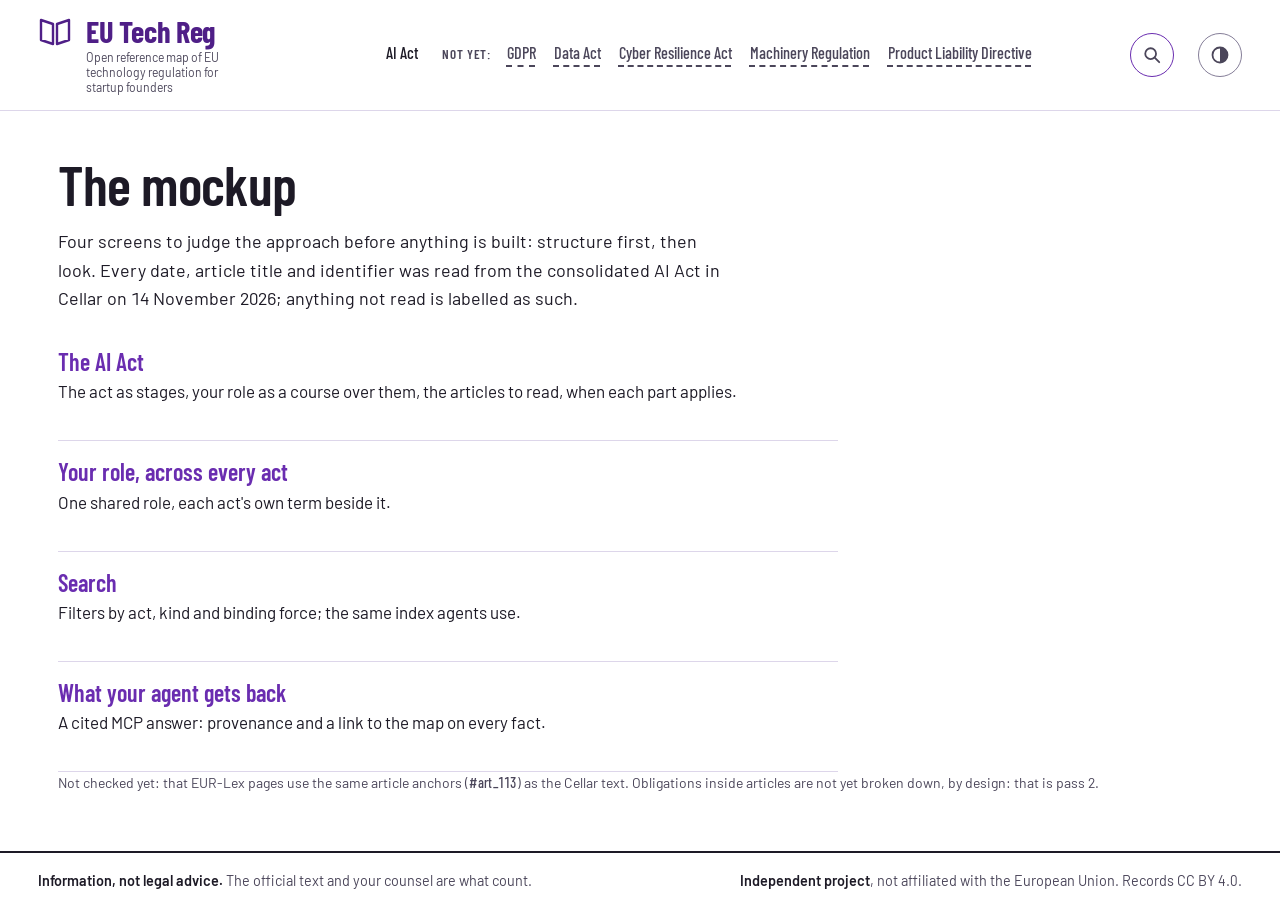
<file: docs/mockups/index.html>
<!doctype html>
<html lang="en">
<head>
<meta charset="utf-8">
<meta name="viewport" content="width=device-width, initial-scale=1">
<title>EU Tech Reg — mockup</title>
<meta name="color-scheme" content="light dark">
<script src="assets/theme.js"></script>
<link rel="stylesheet" href="assets/style.css">
</head>
<body>
<header class="masthead">
  <a class="brand" href="index.html">
    <svg viewBox="0 0 34 34" aria-hidden="true"><path d="M3 6 l12 4 v20 l-12 -4z M31 6 l-12 4 v20 l12 -4z" fill="none" stroke="currentColor" stroke-width="2.4" stroke-linejoin="round"/></svg>
    <b>EU Tech Reg</b>
    <span>Open reference map of EU technology regulation for startup founders</span>
  </a>
  <nav class="acts" aria-label="Acts">
    <a href="ai-act.html">AI Act</a>
    <span class="not-yet-label">Not yet:</span>
    <span class="not-yet">GDPR</span>
    <span class="not-yet">Data Act</span>
    <span class="not-yet">Cyber Resilience Act</span>
    <span class="not-yet">Machinery Regulation</span>
    <span class="not-yet">Product Liability Directive</span>
  </nav>
  <a class="search-field" href="search.html" aria-label="Search EU Tech Reg"><svg viewBox="0 0 20 20" aria-hidden="true"><circle cx="8.5" cy="8.5" r="6" fill="none" stroke="currentColor" stroke-width="2"/><path d="M13 13 l5 5" stroke="currentColor" stroke-width="2" stroke-linecap="round"/></svg><span>Search EU Tech Reg</span></a>
  <button id="theme" class="theme" type="button" aria-label="Dark theme" aria-pressed="false"><svg viewBox="0 0 20 20" aria-hidden="true"><circle cx="10" cy="10" r="7.5" fill="none" stroke="currentColor" stroke-width="1.8"/><path d="M10 2.5 a7.5 7.5 0 0 1 0 15 z" fill="currentColor"/></svg></button>
</header>

<main class="page">
  <h1>The mockup</h1>
  <p class="lede">Four screens to judge the approach before anything is built: structure first, then look. Every date, article title and identifier was read from the consolidated AI Act in Cellar on 14 November 2026; anything not read is labelled as such.</p>
  <ul class="index-list">
    <li><a href="ai-act.html">The AI Act</a><p>The act as stages, your role as a course over them, the articles to read, when each part applies.</p></li>
    <li><a href="role.html">Your role, across every act</a><p>One shared role, each act's own term beside it.</p></li>
    <li><a href="search.html">Search</a><p>Filters by act, kind and binding force; the same index agents use.</p></li>
    <li><a href="mcp-answer.html">What your agent gets back</a><p>A cited MCP answer: provenance and a link to the map on every fact.</p></li>
  </ul>
  <p class="cite">Not checked yet: that EUR-Lex pages use the same article anchors (<span class="id">#art_113</span>) as the Cellar text. Obligations inside articles are not yet broken down, by design: that is pass 2.</p>
</main>

<footer class="notices">
  <span><strong>Information, not legal advice.</strong> The official text and your counsel are what count.</span>
  <span><strong>Independent project</strong>, not affiliated with the European Union. Records CC BY 4.0.</span>
</footer>
</body>
</html>
</file>
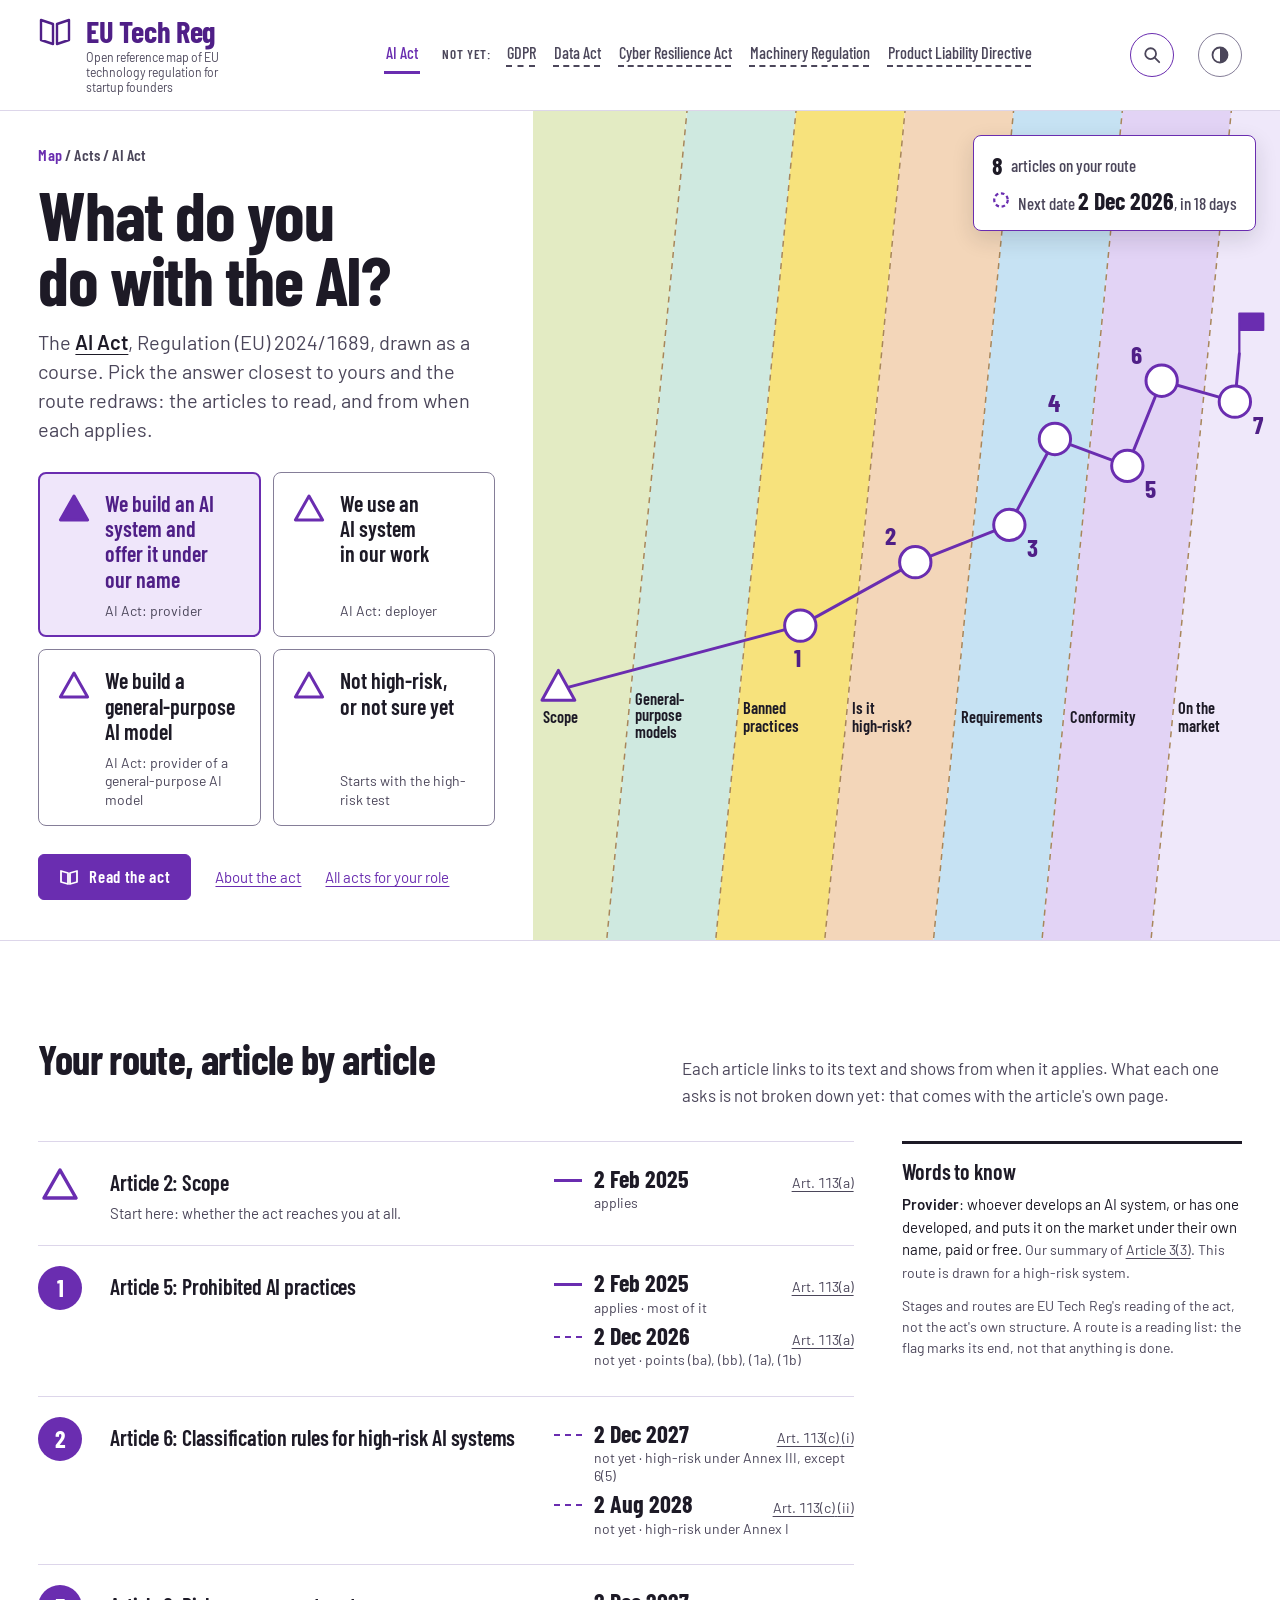
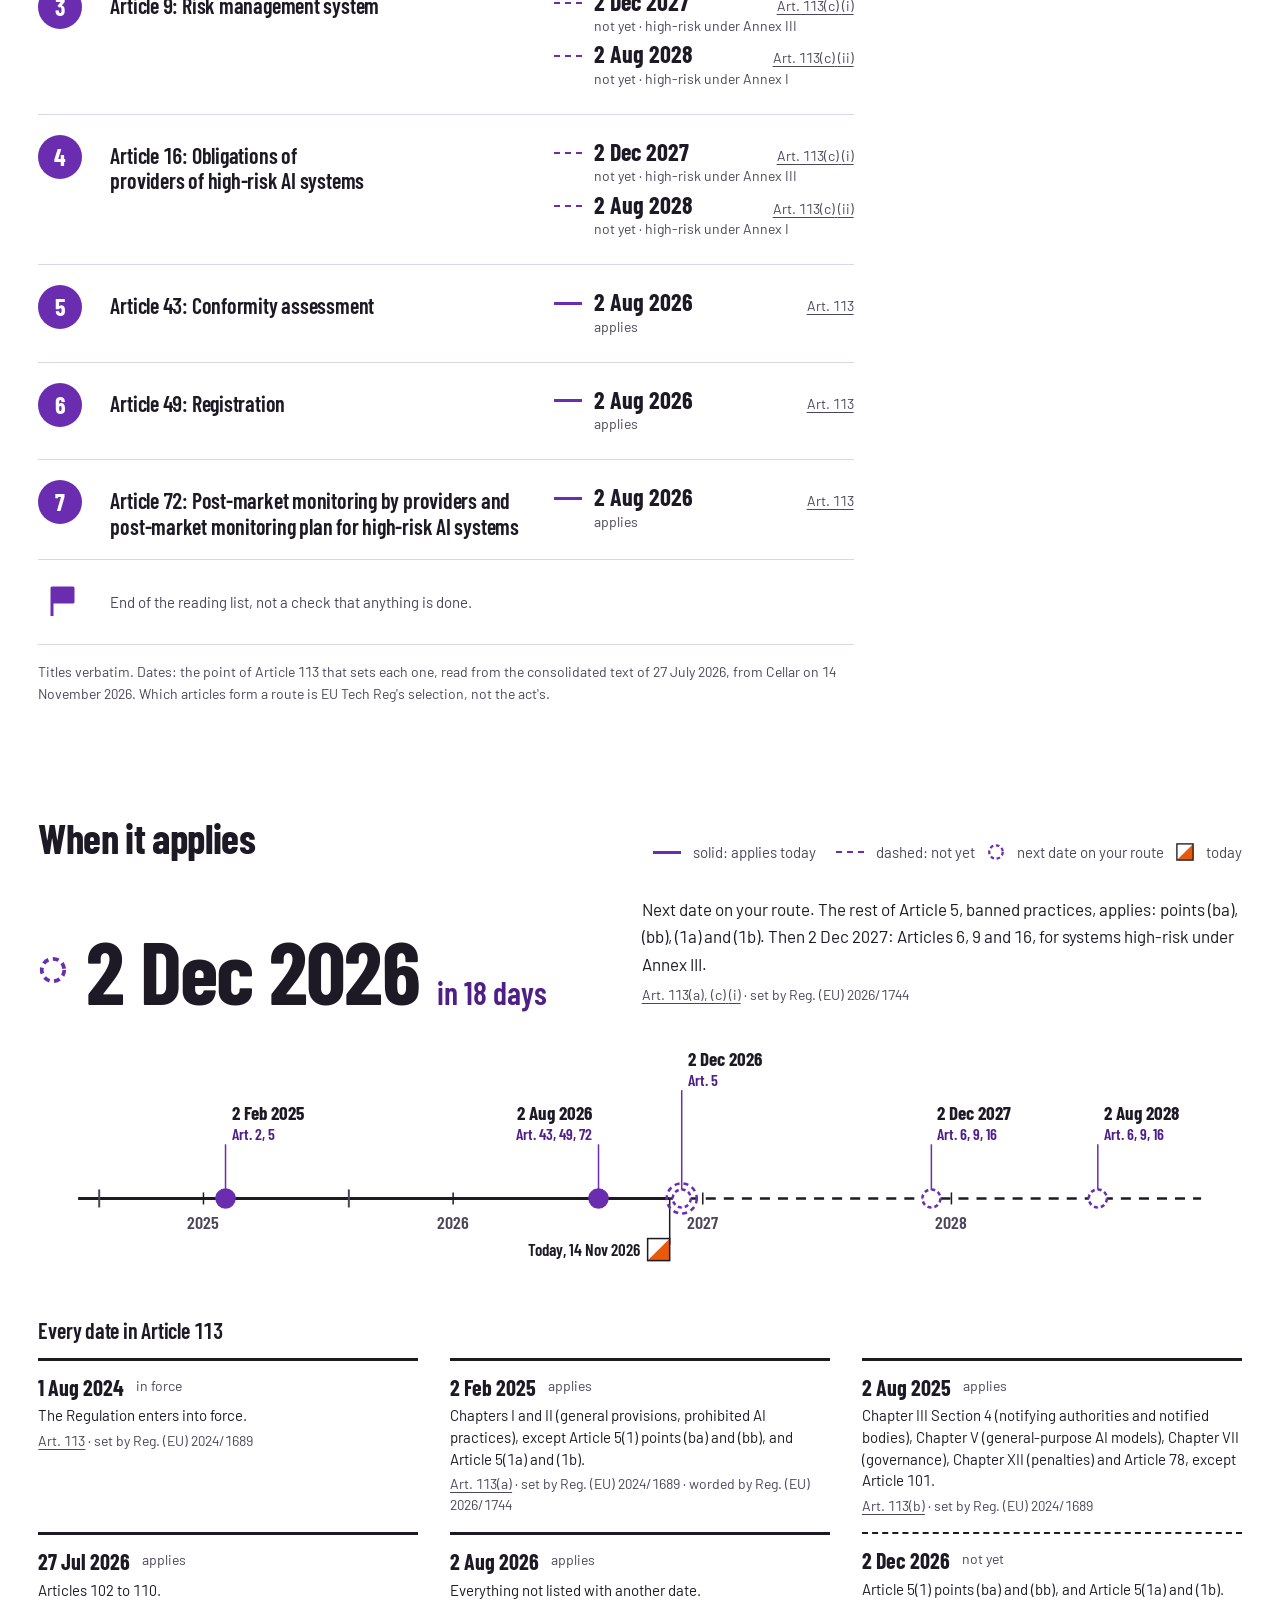
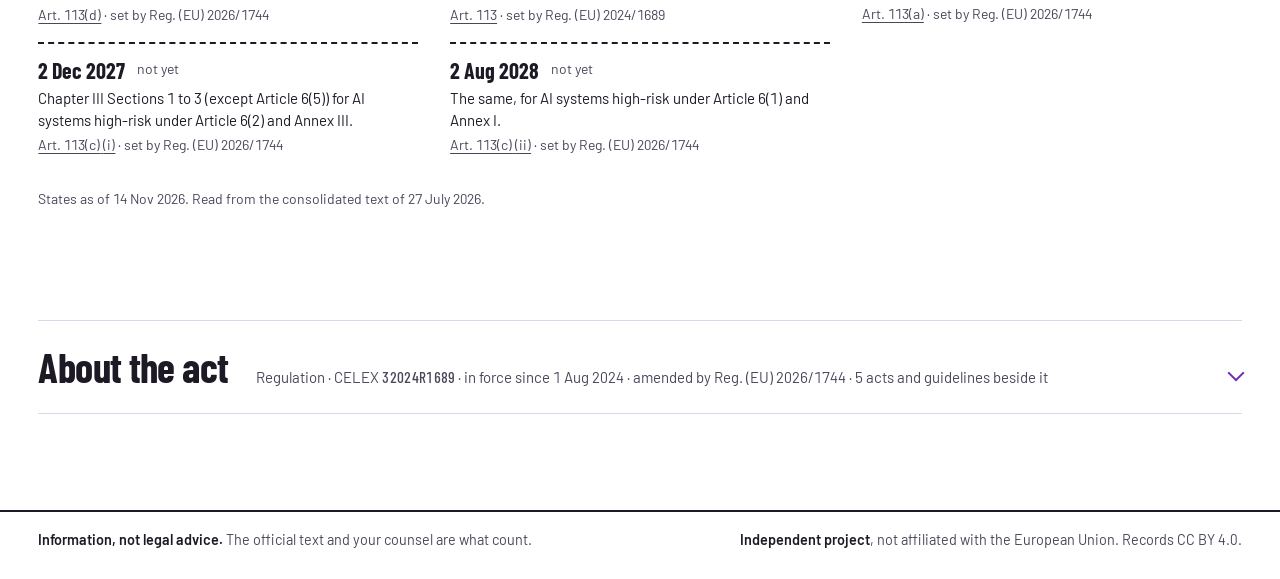
<file: docs/mockups/ai-act.html>
<!doctype html>
<html lang="en">
<head>
<meta charset="utf-8">
<meta name="viewport" content="width=device-width, initial-scale=1">
<title>AI Act — EU Tech Reg</title>
<meta name="color-scheme" content="light dark">
<script src="assets/theme.js"></script>
<link rel="stylesheet" href="assets/style.css">
</head>
<body class="act-page">
<header class="masthead">
  <a class="brand" href="index.html">
    <svg viewBox="0 0 34 34" aria-hidden="true"><path d="M3 6 l12 4 v20 l-12 -4z M31 6 l-12 4 v20 l12 -4z" fill="none" stroke="currentColor" stroke-width="2.4" stroke-linejoin="round"/></svg>
    <b>EU Tech Reg</b>
    <span>Open reference map of EU technology regulation for startup founders</span>
  </a>
  <nav class="acts" aria-label="Acts">
    <a href="ai-act.html" aria-current="page">AI Act</a>
    <span class="not-yet-label">Not yet:</span>
    <span class="not-yet">GDPR</span>
    <span class="not-yet">Data Act</span>
    <span class="not-yet">Cyber Resilience Act</span>
    <span class="not-yet">Machinery Regulation</span>
    <span class="not-yet">Product Liability Directive</span>
  </nav>
  <a class="search-field" href="search.html" aria-label="Search EU Tech Reg"><svg viewBox="0 0 20 20" aria-hidden="true"><circle cx="8.5" cy="8.5" r="6" fill="none" stroke="currentColor" stroke-width="2"/><path d="M13 13 l5 5" stroke="currentColor" stroke-width="2" stroke-linecap="round"/></svg><span>Search EU Tech Reg</span></a>
  <button id="theme" class="theme" type="button" aria-label="Dark theme" aria-pressed="false"><svg viewBox="0 0 20 20" aria-hidden="true"><circle cx="10" cy="10" r="7.5" fill="none" stroke="currentColor" stroke-width="1.8"/><path d="M10 2.5 a7.5 7.5 0 0 1 0 15 z" fill="currentColor"/></svg></button>
</header>

<main>
<div class="first">
  <div class="col ask">
    <p class="breadcrumb"><a href="index.html">Map</a> / Acts / AI Act</p>
    <h1 id="ask-h">What do you do with the AI?</h1>
    <p class="act-line">The <a href="https://eur-lex.europa.eu/legal-content/EN/TXT/HTML/?uri=CELEX:02024R1689-20260727">AI Act</a>, Regulation (EU) 2024/1689, drawn as a course. Pick the answer closest to yours and the route redraws: the articles to read, and from when each applies.</p>
    <div class="choices" role="radiogroup" aria-labelledby="ask-h"><input type="radio" name="route" id="r-provider" value="provider" checked><label for="r-provider"><svg viewBox="0 0 40 40" aria-hidden="true"><polygon points="20,6 36,34 4,34" stroke-linejoin="round"/></svg><span class="say">We build an AI system and offer it under our name</span><span class="word">AI Act: provider</span></label><input type="radio" name="route" id="r-deployer" value="deployer"><label for="r-deployer"><svg viewBox="0 0 40 40" aria-hidden="true"><polygon points="20,6 36,34 4,34" stroke-linejoin="round"/></svg><span class="say">We use an AI system in our work</span><span class="word">AI Act: deployer</span></label><input type="radio" name="route" id="r-model" value="model"><label for="r-model"><svg viewBox="0 0 40 40" aria-hidden="true"><polygon points="20,6 36,34 4,34" stroke-linejoin="round"/></svg><span class="say">We build a general-purpose AI model</span><span class="word">AI Act: provider of a general-purpose AI model</span></label><input type="radio" name="route" id="r-unsure" value="unsure"><label for="r-unsure"><svg viewBox="0 0 40 40" aria-hidden="true"><polygon points="20,6 36,34 4,34" stroke-linejoin="round"/></svg><span class="say">Not high-risk, or not sure yet</span><span class="word">Starts with the high-risk test</span></label></div>
    <p class="act-more"><a class="btn primary" href="https://eur-lex.europa.eu/legal-content/EN/TXT/HTML/?uri=CELEX:02024R1689-20260727"><svg viewBox="0 0 20 20" aria-hidden="true"><path d="M2 4 l7 2 v11 l-7 -2z M18 4 l-7 2 v11 l7 -2z" fill="none" stroke="currentColor" stroke-width="1.8" stroke-linejoin="round"/></svg>Read the act</a>
      <a href="#about">About the act</a> <a href="role.html">All acts for your role</a></p>
  </div>

  <div class="col terrain">
    <svg class="map-wide" viewBox="0 30 1000 620" role="group" aria-labelledby="map-title" preserveAspectRatio="xMidYMid meet"><title id="map-title">The AI Act as seven stages, with the route for your answer; each numbered control is an article</title><polygon points="-900,-1400 321,-1400 -18,2100 -900,2100" fill="var(--stage-scope)"/><polygon points="321,-1400 467,-1400 128,2100 -18,2100" fill="var(--stage-models)"/><polygon points="467,-1400 613,-1400 274,2100 128,2100" fill="var(--stage-banned)"/><polygon points="613,-1400 758,-1400 420,2100 274,2100" fill="var(--stage-highrisk)"/><polygon points="758,-1400 904,-1400 565,2100 420,2100" fill="var(--stage-requirements)"/><polygon points="904,-1400 1050,-1400 711,2100 565,2100" fill="var(--stage-conformity)"/><polygon points="1050,-1400 1900,-1400 1900,2100 711,2100" fill="var(--stage-market)"/><g stroke="var(--contour)" stroke-width="2" stroke-dasharray="8 7" aria-hidden="true"><line x1="321" y1="-1400" x2="-18" y2="2100"/><line x1="467" y1="-1400" x2="128" y2="2100"/><line x1="613" y1="-1400" x2="274" y2="2100"/><line x1="758" y1="-1400" x2="420" y2="2100"/><line x1="904" y1="-1400" x2="565" y2="2100"/><line x1="1050" y1="-1400" x2="711" y2="2100"/></g><g class="stage-label" aria-hidden="true"><text x="14" y="604">Scope</text><text x="136" y="580">General-</text><text x="136" y="602">purpose</text><text x="136" y="624">models</text><text x="281" y="592">Banned</text><text x="281" y="616">practices</text><text x="427" y="592">Is it</text><text x="427" y="616">high-risk?</text><text x="573" y="604">Requirements</text><text x="719" y="604">Conformity</text><text x="864" y="592">On the</text><text x="864" y="616">market</text></g><g class="course for-provider"><polyline class="leg" pathLength="1" points="34,560 358,474 512,389 638,339 699,224 796,260 842,146 940,174 946,110"/><polygon class="start" points="34,534 56,574 12,574"/><a href="#provider-art-5" class="control" style="--i:0" aria-label="Article 5: Prohibited AI practices"><circle class="hit" cx="358" cy="474" r="28"/><circle class="ring" cx="358" cy="474" r="21"/><text x="349" y="530" aria-hidden="true">1</text></a><a href="#provider-art-6" class="control" style="--i:1" aria-label="Article 6: Classification rules for high-risk AI systems"><circle class="hit" cx="512" cy="389" r="28"/><circle class="ring" cx="512" cy="389" r="21"/><text x="471" y="366" aria-hidden="true">2</text></a><a href="#provider-art-9" class="control" style="--i:2" aria-label="Article 9: Risk management system"><circle class="hit" cx="638" cy="339" r="28"/><circle class="ring" cx="638" cy="339" r="21"/><text x="661" y="382" aria-hidden="true">3</text></a><a href="#provider-art-16" class="control" style="--i:3" aria-label="Article 16: Obligations of providers of high-risk AI systems"><circle class="hit" cx="699" cy="224" r="28"/><circle class="ring" cx="699" cy="224" r="21"/><text x="690" y="188" aria-hidden="true">4</text></a><a href="#provider-art-43" class="control" style="--i:4" aria-label="Article 43: Conformity assessment"><circle class="hit" cx="796" cy="260" r="28"/><circle class="ring" cx="796" cy="260" r="21"/><text x="820" y="303" aria-hidden="true">5</text></a><a href="#provider-art-49" class="control" style="--i:5" aria-label="Article 49: Registration"><circle class="hit" cx="842" cy="146" r="28"/><circle class="ring" cx="842" cy="146" r="21"/><text x="801" y="123" aria-hidden="true">6</text></a><a href="#provider-art-72" class="control" style="--i:6" aria-label="Article 72: Post-market monitoring by providers and post-market monitoring plan for high-risk AI systems"><circle class="hit" cx="940" cy="174" r="28"/><circle class="ring" cx="940" cy="174" r="21"/><text x="964" y="217" aria-hidden="true">7</text></a><path class="finish" style="--i:7" d="M946 110 v-54 M946 56 h32 v22 h-32 z"/></g><g class="course for-deployer"><polyline class="leg" pathLength="1" points="34,560 358,474 512,389 646,310 697,196 937,210 946,110"/><polygon class="start" points="34,534 56,574 12,574"/><a href="#deployer-art-5" class="control" style="--i:0" aria-label="Article 5: Prohibited AI practices"><circle class="hit" cx="358" cy="474" r="28"/><circle class="ring" cx="358" cy="474" r="21"/><text x="349" y="530" aria-hidden="true">1</text></a><a href="#deployer-art-6" class="control" style="--i:1" aria-label="Article 6: Classification rules for high-risk AI systems"><circle class="hit" cx="512" cy="389" r="28"/><circle class="ring" cx="512" cy="389" r="21"/><text x="536" y="432" aria-hidden="true">2</text></a><a href="#deployer-art-26" class="control" style="--i:2" aria-label="Article 26: Obligations of deployers of high-risk AI systems"><circle class="hit" cx="646" cy="310" r="28"/><circle class="ring" cx="646" cy="310" r="21"/><text x="669" y="353" aria-hidden="true">3</text></a><a href="#deployer-art-27" class="control" style="--i:3" aria-label="Article 27: Fundamental rights impact assessment for high-risk AI systems"><circle class="hit" cx="697" cy="196" r="28"/><circle class="ring" cx="697" cy="196" r="21"/><text x="655" y="173" aria-hidden="true">4</text></a><a href="#deployer-art-50" class="control" style="--i:4" aria-label="Article 50: Transparency obligations for providers and deployers of certain AI systems"><circle class="hit" cx="937" cy="210" r="28"/><circle class="ring" cx="937" cy="210" r="21"/><text x="960" y="253" aria-hidden="true">5</text></a><path class="finish" style="--i:5" d="M946 110 v-54 M946 56 h32 v22 h-32 z"/></g><g class="course for-model"><polyline class="leg" pathLength="1" points="34,560 192,485 234,400 208,315 250,230 228,155 235,100"/><polygon class="start" points="34,534 56,574 12,574"/><a href="#model-art-51" class="control" style="--i:0" aria-label="Article 51: Classification of general-purpose AI models as general-purpose AI models with systemic risk"><circle class="hit" cx="192" cy="485" r="28"/><circle class="ring" cx="192" cy="485" r="21"/><text x="215" y="528" aria-hidden="true">1</text></a><a href="#model-art-53" class="control" style="--i:1" aria-label="Article 53: Obligations for providers of general-purpose AI models"><circle class="hit" cx="234" cy="400" r="28"/><circle class="ring" cx="234" cy="400" r="21"/><text x="271" y="410" aria-hidden="true">2</text></a><a href="#model-art-54" class="control" style="--i:2" aria-label="Article 54: Authorised representatives of providers of general-purpose AI models"><circle class="hit" cx="208" cy="315" r="28"/><circle class="ring" cx="208" cy="315" r="21"/><text x="153" y="325" aria-hidden="true">3</text></a><a href="#model-art-55" class="control" style="--i:3" aria-label="Article 55: Obligations of providers of general-purpose AI models with systemic risk"><circle class="hit" cx="250" cy="230" r="28"/><circle class="ring" cx="250" cy="230" r="21"/><text x="287" y="240" aria-hidden="true">4</text></a><a href="#model-art-56" class="control" style="--i:4" aria-label="Article 56: Codes of practice"><circle class="hit" cx="228" cy="155" r="28"/><circle class="ring" cx="228" cy="155" r="21"/><text x="173" y="165" aria-hidden="true">5</text></a><path class="finish" style="--i:5" d="M235 100 v-54 M235 46 h32 v22 h-32 z"/></g><g class="course for-unsure"><polyline class="leg" pathLength="1" points="34,560 358,474 515,360 936,217 946,110"/><polygon class="start" points="34,534 56,574 12,574"/><a href="#unsure-art-5" class="control" style="--i:0" aria-label="Article 5: Prohibited AI practices"><circle class="hit" cx="358" cy="474" r="28"/><circle class="ring" cx="358" cy="474" r="21"/><text x="382" y="517" aria-hidden="true">1</text></a><a href="#unsure-art-6" class="control" style="--i:1" aria-label="Article 6: Classification rules for high-risk AI systems"><circle class="hit" cx="515" cy="360" r="28"/><circle class="ring" cx="515" cy="360" r="21"/><text x="474" y="337" aria-hidden="true">2</text></a><a href="#unsure-art-50" class="control" style="--i:2" aria-label="Article 50: Transparency obligations for providers and deployers of certain AI systems"><circle class="hit" cx="936" cy="217" r="28"/><circle class="ring" cx="936" cy="217" r="21"/><text x="960" y="260" aria-hidden="true">3</text></a><path class="finish" style="--i:3" d="M946 110 v-54 M946 56 h32 v22 h-32 z"/></g></svg>
    <svg class="map-narrow" viewBox="0 0 360 434" role="group" aria-labelledby="map-title-n"><title id="map-title-n">The AI Act as seven stages from top to bottom, with the route for your answer</title><rect x="0" y="0" width="360" height="62" fill="var(--stage-scope)"/><rect x="0" y="62" width="360" height="62" fill="var(--stage-models)"/><rect x="0" y="124" width="360" height="62" fill="var(--stage-banned)"/><rect x="0" y="186" width="360" height="62" fill="var(--stage-highrisk)"/><rect x="0" y="248" width="360" height="62" fill="var(--stage-requirements)"/><rect x="0" y="310" width="360" height="62" fill="var(--stage-conformity)"/><rect x="0" y="372" width="360" height="62" fill="var(--stage-market)"/><g stroke="var(--contour)" stroke-width="1.5" stroke-dasharray="6 5" aria-hidden="true"><line x1="0" y1="62" x2="360" y2="62"/><line x1="0" y1="124" x2="360" y2="124"/><line x1="0" y1="186" x2="360" y2="186"/><line x1="0" y1="248" x2="360" y2="248"/><line x1="0" y1="310" x2="360" y2="310"/><line x1="0" y1="372" x2="360" y2="372"/></g><g class="stage-label-n" aria-hidden="true"><text x="12" y="24">Scope</text><text x="12" y="86">General-purpose models</text><text x="12" y="148">Banned practices</text><text x="12" y="210">Is it high-risk?</text><text x="12" y="272">Requirements</text><text x="12" y="334">Conformity</text><text x="12" y="396">On the market</text></g><g class="course for-provider"><polyline class="leg" pathLength="1" points="205,40 230,160 230,222 120,292 300,276 120,354 300,338 230,408 322,424"/><polygon class="start" points="205,26 219,50 191,50"/><a href="#provider-art-5" class="control" style="--i:0" aria-label="Article 5: Prohibited AI practices"><circle class="hit" cx="230" cy="160" r="22"/><circle class="ring" cx="230" cy="160" r="12"/><text class="n" x="245" y="167" aria-hidden="true">1</text></a><a href="#provider-art-6" class="control" style="--i:1" aria-label="Article 6: Classification rules for high-risk AI systems"><circle class="hit" cx="230" cy="222" r="22"/><circle class="ring" cx="230" cy="222" r="12"/><text class="n" x="238" y="246" aria-hidden="true">2</text></a><a href="#provider-art-9" class="control" style="--i:2" aria-label="Article 9: Risk management system"><circle class="hit" cx="120" cy="292" r="22"/><circle class="ring" cx="120" cy="292" r="12"/><text class="n" x="87" y="299" aria-hidden="true">3</text></a><a href="#provider-art-16" class="control" style="--i:3" aria-label="Article 16: Obligations of providers of high-risk AI systems"><circle class="hit" cx="300" cy="276" r="22"/><circle class="ring" cx="300" cy="276" r="12"/><text class="n" x="315" y="283" aria-hidden="true">4</text></a><a href="#provider-art-43" class="control" style="--i:4" aria-label="Article 43: Conformity assessment"><circle class="hit" cx="120" cy="354" r="22"/><circle class="ring" cx="120" cy="354" r="12"/><text class="n" x="87" y="361" aria-hidden="true">5</text></a><a href="#provider-art-49" class="control" style="--i:5" aria-label="Article 49: Registration"><circle class="hit" cx="300" cy="338" r="22"/><circle class="ring" cx="300" cy="338" r="12"/><text class="n" x="308" y="328" aria-hidden="true">6</text></a><a href="#provider-art-72" class="control" style="--i:6" aria-label="Article 72: Post-market monitoring by providers and post-market monitoring plan for high-risk AI systems"><circle class="hit" cx="230" cy="408" r="22"/><circle class="ring" cx="230" cy="408" r="12"/><text class="n" x="197" y="415" aria-hidden="true">7</text></a><path class="finish" style="--i:7" d="M322 424 v-32 M322 392 h19 v13 h-19 z"/></g><g class="course for-deployer"><polyline class="leg" pathLength="1" points="205,40 230,160 230,222 120,292 300,276 230,408 322,424"/><polygon class="start" points="205,26 219,50 191,50"/><a href="#deployer-art-5" class="control" style="--i:0" aria-label="Article 5: Prohibited AI practices"><circle class="hit" cx="230" cy="160" r="22"/><circle class="ring" cx="230" cy="160" r="12"/><text class="n" x="245" y="167" aria-hidden="true">1</text></a><a href="#deployer-art-6" class="control" style="--i:1" aria-label="Article 6: Classification rules for high-risk AI systems"><circle class="hit" cx="230" cy="222" r="22"/><circle class="ring" cx="230" cy="222" r="12"/><text class="n" x="238" y="246" aria-hidden="true">2</text></a><a href="#deployer-art-26" class="control" style="--i:2" aria-label="Article 26: Obligations of deployers of high-risk AI systems"><circle class="hit" cx="120" cy="292" r="22"/><circle class="ring" cx="120" cy="292" r="12"/><text class="n" x="87" y="299" aria-hidden="true">3</text></a><a href="#deployer-art-27" class="control" style="--i:3" aria-label="Article 27: Fundamental rights impact assessment for high-risk AI systems"><circle class="hit" cx="300" cy="276" r="22"/><circle class="ring" cx="300" cy="276" r="12"/><text class="n" x="308" y="266" aria-hidden="true">4</text></a><a href="#deployer-art-50" class="control" style="--i:4" aria-label="Article 50: Transparency obligations for providers and deployers of certain AI systems"><circle class="hit" cx="230" cy="408" r="22"/><circle class="ring" cx="230" cy="408" r="12"/><text class="n" x="204" y="432" aria-hidden="true">5</text></a><path class="finish" style="--i:5" d="M322 424 v-32 M322 392 h19 v13 h-19 z"/></g><g class="course for-model"><polyline class="leg" pathLength="1" points="205,40 120,106 165,90 210,106 255,90 300,106 322,114"/><polygon class="start" points="205,26 219,50 191,50"/><a href="#model-art-51" class="control" style="--i:0" aria-label="Article 51: Classification of general-purpose AI models as general-purpose AI models with systemic risk"><circle class="hit" cx="120" cy="106" r="22"/><circle class="ring" cx="120" cy="106" r="12"/><text class="n" x="94" y="130" aria-hidden="true">1</text></a><a href="#model-art-53" class="control" style="--i:1" aria-label="Article 53: Obligations for providers of general-purpose AI models"><circle class="hit" cx="165" cy="90" r="22"/><circle class="ring" cx="165" cy="90" r="12"/><text class="n" x="156" y="73" aria-hidden="true">2</text></a><a href="#model-art-54" class="control" style="--i:2" aria-label="Article 54: Authorised representatives of providers of general-purpose AI models"><circle class="hit" cx="210" cy="106" r="22"/><circle class="ring" cx="210" cy="106" r="12"/><text class="n" x="201" y="137" aria-hidden="true">3</text></a><a href="#model-art-55" class="control" style="--i:3" aria-label="Article 55: Obligations of providers of general-purpose AI models with systemic risk"><circle class="hit" cx="255" cy="90" r="22"/><circle class="ring" cx="255" cy="90" r="12"/><text class="n" x="246" y="73" aria-hidden="true">4</text></a><a href="#model-art-56" class="control" style="--i:4" aria-label="Article 56: Codes of practice"><circle class="hit" cx="300" cy="106" r="22"/><circle class="ring" cx="300" cy="106" r="12"/><text class="n" x="291" y="89" aria-hidden="true">5</text></a><path class="finish" style="--i:5" d="M322 114 v-32 M322 82 h19 v13 h-19 z"/></g><g class="course for-unsure"><polyline class="leg" pathLength="1" points="205,40 230,160 230,222 230,408 322,424"/><polygon class="start" points="205,26 219,50 191,50"/><a href="#unsure-art-5" class="control" style="--i:0" aria-label="Article 5: Prohibited AI practices"><circle class="hit" cx="230" cy="160" r="22"/><circle class="ring" cx="230" cy="160" r="12"/><text class="n" x="245" y="167" aria-hidden="true">1</text></a><a href="#unsure-art-6" class="control" style="--i:1" aria-label="Article 6: Classification rules for high-risk AI systems"><circle class="hit" cx="230" cy="222" r="22"/><circle class="ring" cx="230" cy="222" r="12"/><text class="n" x="245" y="229" aria-hidden="true">2</text></a><a href="#unsure-art-50" class="control" style="--i:2" aria-label="Article 50: Transparency obligations for providers and deployers of certain AI systems"><circle class="hit" cx="230" cy="408" r="22"/><circle class="ring" cx="230" cy="408" r="12"/><text class="n" x="204" y="432" aria-hidden="true">3</text></a><path class="finish" style="--i:3" d="M322 424 v-32 M322 392 h19 v13 h-19 z"/></g></svg>
    <p class="readout for-provider"><span><b>8</b> articles on your route</span><span><svg class="mark" viewBox="0 0 20 20" aria-hidden="true"><circle cx="10" cy="10" r="7.5" fill="none" stroke="var(--course)" stroke-width="2.5" stroke-dasharray="4 3"/></svg><span>Next date <b>2 Dec 2026</b>, in 18 days</span></span></p><p class="readout for-deployer"><span><b>6</b> articles on your route</span><span><svg class="mark" viewBox="0 0 20 20" aria-hidden="true"><circle cx="10" cy="10" r="7.5" fill="none" stroke="var(--course)" stroke-width="2.5" stroke-dasharray="4 3"/></svg><span>Next date <b>2 Dec 2026</b>, in 18 days</span></span></p><p class="readout for-model"><span><b>6</b> articles on your route</span><span><span>All of them apply, the last since <b>2 Aug 2025</b></span></span></p><p class="readout for-unsure"><span><b>4</b> articles on your route</span><span><svg class="mark" viewBox="0 0 20 20" aria-hidden="true"><circle cx="10" cy="10" r="7.5" fill="none" stroke="var(--course)" stroke-width="2.5" stroke-dasharray="4 3"/></svg><span>Next date <b>2 Dec 2026</b>, in 18 days</span></span></p>
  </div>
</div>
<p id="route-said" class="sr-only" aria-live="polite"></p>

<section class="seq route-part" id="route" aria-labelledby="route-h">
  <div class="seq-head">
    <h2 id="route-h">Your route, article by article</h2>
    <p class="gap">Each article links to its text and shows from when it applies. What each one asks is not broken down yet: that comes with the article's own page.</p>
  </div>
  <div class="route-grid">
    <div>
      <ol class="route for-provider"><li><span class="n start" aria-hidden="true"><svg viewBox="0 0 40 40"><polygon points="20,6 36,34 4,34" stroke-linejoin="round"/></svg></span><div><h3><a href="https://eur-lex.europa.eu/legal-content/EN/TXT/HTML/?uri=CELEX:02024R1689-20260727#art_2">Article 2: Scope</a></h3><p>Start here: whether the act reaches you at all.</p></div><div class="on"><p class="d"><span class="form" aria-hidden="true"></span><span class="date">2 Feb 2025</span><span class="state">applies</span> <a class="src" href="https://eur-lex.europa.eu/legal-content/EN/TXT/HTML/?uri=CELEX:02024R1689-20260727#art_113">Art. 113(a)</a></p></div></li><li id="provider-art-5"><span class="n">1</span><div><h3><a href="https://eur-lex.europa.eu/legal-content/EN/TXT/HTML/?uri=CELEX:02024R1689-20260727#art_5">Article 5: Prohibited AI practices</a></h3></div><div class="on"><p class="d"><span class="form" aria-hidden="true"></span><span class="date">2 Feb 2025</span><span class="state">applies · most of it</span> <a class="src" href="https://eur-lex.europa.eu/legal-content/EN/TXT/HTML/?uri=CELEX:02024R1689-20260727#art_113">Art. 113(a)</a></p><p class="d later"><span class="form" aria-hidden="true"></span><span class="date">2 Dec 2026</span><span class="state">not yet · points (ba), (bb), (1a), (1b)</span> <a class="src" href="https://eur-lex.europa.eu/legal-content/EN/TXT/HTML/?uri=CELEX:02024R1689-20260727#art_113">Art. 113(a)</a></p></div></li><li id="provider-art-6"><span class="n">2</span><div><h3><a href="https://eur-lex.europa.eu/legal-content/EN/TXT/HTML/?uri=CELEX:02024R1689-20260727#art_6">Article 6: Classification rules for high-risk AI systems</a></h3></div><div class="on"><p class="d later"><span class="form" aria-hidden="true"></span><span class="date">2 Dec 2027</span><span class="state">not yet · high-risk under Annex III, except 6(5)</span> <a class="src" href="https://eur-lex.europa.eu/legal-content/EN/TXT/HTML/?uri=CELEX:02024R1689-20260727#art_113">Art. 113(c)<span class="pp">(i)</span></a></p><p class="d later"><span class="form" aria-hidden="true"></span><span class="date">2 Aug 2028</span><span class="state">not yet · high-risk under Annex I</span> <a class="src" href="https://eur-lex.europa.eu/legal-content/EN/TXT/HTML/?uri=CELEX:02024R1689-20260727#art_113">Art. 113(c)<span class="pp">(ii)</span></a></p></div></li><li id="provider-art-9"><span class="n">3</span><div><h3><a href="https://eur-lex.europa.eu/legal-content/EN/TXT/HTML/?uri=CELEX:02024R1689-20260727#art_9">Article 9: Risk management system</a></h3></div><div class="on"><p class="d later"><span class="form" aria-hidden="true"></span><span class="date">2 Dec 2027</span><span class="state">not yet · high-risk under Annex III</span> <a class="src" href="https://eur-lex.europa.eu/legal-content/EN/TXT/HTML/?uri=CELEX:02024R1689-20260727#art_113">Art. 113(c)<span class="pp">(i)</span></a></p><p class="d later"><span class="form" aria-hidden="true"></span><span class="date">2 Aug 2028</span><span class="state">not yet · high-risk under Annex I</span> <a class="src" href="https://eur-lex.europa.eu/legal-content/EN/TXT/HTML/?uri=CELEX:02024R1689-20260727#art_113">Art. 113(c)<span class="pp">(ii)</span></a></p></div></li><li id="provider-art-16"><span class="n">4</span><div><h3><a href="https://eur-lex.europa.eu/legal-content/EN/TXT/HTML/?uri=CELEX:02024R1689-20260727#art_16">Article 16: Obligations of providers of high-risk AI systems</a></h3></div><div class="on"><p class="d later"><span class="form" aria-hidden="true"></span><span class="date">2 Dec 2027</span><span class="state">not yet · high-risk under Annex III</span> <a class="src" href="https://eur-lex.europa.eu/legal-content/EN/TXT/HTML/?uri=CELEX:02024R1689-20260727#art_113">Art. 113(c)<span class="pp">(i)</span></a></p><p class="d later"><span class="form" aria-hidden="true"></span><span class="date">2 Aug 2028</span><span class="state">not yet · high-risk under Annex I</span> <a class="src" href="https://eur-lex.europa.eu/legal-content/EN/TXT/HTML/?uri=CELEX:02024R1689-20260727#art_113">Art. 113(c)<span class="pp">(ii)</span></a></p></div></li><li id="provider-art-43"><span class="n">5</span><div><h3><a href="https://eur-lex.europa.eu/legal-content/EN/TXT/HTML/?uri=CELEX:02024R1689-20260727#art_43">Article 43: Conformity assessment</a></h3></div><div class="on"><p class="d"><span class="form" aria-hidden="true"></span><span class="date">2 Aug 2026</span><span class="state">applies</span> <a class="src" href="https://eur-lex.europa.eu/legal-content/EN/TXT/HTML/?uri=CELEX:02024R1689-20260727#art_113">Art. 113</a></p></div></li><li id="provider-art-49"><span class="n">6</span><div><h3><a href="https://eur-lex.europa.eu/legal-content/EN/TXT/HTML/?uri=CELEX:02024R1689-20260727#art_49">Article 49: Registration</a></h3></div><div class="on"><p class="d"><span class="form" aria-hidden="true"></span><span class="date">2 Aug 2026</span><span class="state">applies</span> <a class="src" href="https://eur-lex.europa.eu/legal-content/EN/TXT/HTML/?uri=CELEX:02024R1689-20260727#art_113">Art. 113</a></p></div></li><li id="provider-art-72"><span class="n">7</span><div><h3><a href="https://eur-lex.europa.eu/legal-content/EN/TXT/HTML/?uri=CELEX:02024R1689-20260727#art_72">Article 72: Post-market monitoring by providers and post-market monitoring plan for high-risk AI systems</a></h3></div><div class="on"><p class="d"><span class="form" aria-hidden="true"></span><span class="date">2 Aug 2026</span><span class="state">applies</span> <a class="src" href="https://eur-lex.europa.eu/legal-content/EN/TXT/HTML/?uri=CELEX:02024R1689-20260727#art_113">Art. 113</a></p></div></li><li class="end"><span class="n start" aria-hidden="true"><svg viewBox="0 0 40 40"><path d="M12 34 V6 M12 6 h21 v14 h-21 z" stroke-linejoin="round"/></svg></span><div><p>End of the reading list, not a check that anything is done.</p></div></li></ol>
      <ol class="route for-deployer"><li><span class="n start" aria-hidden="true"><svg viewBox="0 0 40 40"><polygon points="20,6 36,34 4,34" stroke-linejoin="round"/></svg></span><div><h3><a href="https://eur-lex.europa.eu/legal-content/EN/TXT/HTML/?uri=CELEX:02024R1689-20260727#art_2">Article 2: Scope</a></h3><p>Start here: whether the act reaches you at all.</p></div><div class="on"><p class="d"><span class="form" aria-hidden="true"></span><span class="date">2 Feb 2025</span><span class="state">applies</span> <a class="src" href="https://eur-lex.europa.eu/legal-content/EN/TXT/HTML/?uri=CELEX:02024R1689-20260727#art_113">Art. 113(a)</a></p></div></li><li id="deployer-art-5"><span class="n">1</span><div><h3><a href="https://eur-lex.europa.eu/legal-content/EN/TXT/HTML/?uri=CELEX:02024R1689-20260727#art_5">Article 5: Prohibited AI practices</a></h3></div><div class="on"><p class="d"><span class="form" aria-hidden="true"></span><span class="date">2 Feb 2025</span><span class="state">applies · most of it</span> <a class="src" href="https://eur-lex.europa.eu/legal-content/EN/TXT/HTML/?uri=CELEX:02024R1689-20260727#art_113">Art. 113(a)</a></p><p class="d later"><span class="form" aria-hidden="true"></span><span class="date">2 Dec 2026</span><span class="state">not yet · points (ba), (bb), (1a), (1b)</span> <a class="src" href="https://eur-lex.europa.eu/legal-content/EN/TXT/HTML/?uri=CELEX:02024R1689-20260727#art_113">Art. 113(a)</a></p></div></li><li id="deployer-art-6"><span class="n">2</span><div><h3><a href="https://eur-lex.europa.eu/legal-content/EN/TXT/HTML/?uri=CELEX:02024R1689-20260727#art_6">Article 6: Classification rules for high-risk AI systems</a></h3></div><div class="on"><p class="d later"><span class="form" aria-hidden="true"></span><span class="date">2 Dec 2027</span><span class="state">not yet · high-risk under Annex III, except 6(5)</span> <a class="src" href="https://eur-lex.europa.eu/legal-content/EN/TXT/HTML/?uri=CELEX:02024R1689-20260727#art_113">Art. 113(c)<span class="pp">(i)</span></a></p><p class="d later"><span class="form" aria-hidden="true"></span><span class="date">2 Aug 2028</span><span class="state">not yet · high-risk under Annex I</span> <a class="src" href="https://eur-lex.europa.eu/legal-content/EN/TXT/HTML/?uri=CELEX:02024R1689-20260727#art_113">Art. 113(c)<span class="pp">(ii)</span></a></p></div></li><li id="deployer-art-26"><span class="n">3</span><div><h3><a href="https://eur-lex.europa.eu/legal-content/EN/TXT/HTML/?uri=CELEX:02024R1689-20260727#art_26">Article 26: Obligations of deployers of high-risk AI systems</a></h3></div><div class="on"><p class="d later"><span class="form" aria-hidden="true"></span><span class="date">2 Dec 2027</span><span class="state">not yet · high-risk under Annex III</span> <a class="src" href="https://eur-lex.europa.eu/legal-content/EN/TXT/HTML/?uri=CELEX:02024R1689-20260727#art_113">Art. 113(c)<span class="pp">(i)</span></a></p><p class="d later"><span class="form" aria-hidden="true"></span><span class="date">2 Aug 2028</span><span class="state">not yet · high-risk under Annex I</span> <a class="src" href="https://eur-lex.europa.eu/legal-content/EN/TXT/HTML/?uri=CELEX:02024R1689-20260727#art_113">Art. 113(c)<span class="pp">(ii)</span></a></p></div></li><li id="deployer-art-27"><span class="n">4</span><div><h3><a href="https://eur-lex.europa.eu/legal-content/EN/TXT/HTML/?uri=CELEX:02024R1689-20260727#art_27">Article 27: Fundamental rights impact assessment for high-risk AI systems</a></h3></div><div class="on"><p class="d later"><span class="form" aria-hidden="true"></span><span class="date">2 Dec 2027</span><span class="state">not yet · high-risk under Annex III</span> <a class="src" href="https://eur-lex.europa.eu/legal-content/EN/TXT/HTML/?uri=CELEX:02024R1689-20260727#art_113">Art. 113(c)<span class="pp">(i)</span></a></p><p class="d later"><span class="form" aria-hidden="true"></span><span class="date">2 Aug 2028</span><span class="state">not yet · high-risk under Annex I</span> <a class="src" href="https://eur-lex.europa.eu/legal-content/EN/TXT/HTML/?uri=CELEX:02024R1689-20260727#art_113">Art. 113(c)<span class="pp">(ii)</span></a></p></div></li><li id="deployer-art-50"><span class="n">5</span><div><h3><a href="https://eur-lex.europa.eu/legal-content/EN/TXT/HTML/?uri=CELEX:02024R1689-20260727#art_50">Article 50: Transparency obligations for providers and deployers of certain AI systems</a></h3></div><div class="on"><p class="d"><span class="form" aria-hidden="true"></span><span class="date">2 Aug 2026</span><span class="state">applies</span> <a class="src" href="https://eur-lex.europa.eu/legal-content/EN/TXT/HTML/?uri=CELEX:02024R1689-20260727#art_113">Art. 113</a></p></div></li><li class="end"><span class="n start" aria-hidden="true"><svg viewBox="0 0 40 40"><path d="M12 34 V6 M12 6 h21 v14 h-21 z" stroke-linejoin="round"/></svg></span><div><p>End of the reading list, not a check that anything is done.</p></div></li></ol>
      <ol class="route for-model"><li><span class="n start" aria-hidden="true"><svg viewBox="0 0 40 40"><polygon points="20,6 36,34 4,34" stroke-linejoin="round"/></svg></span><div><h3><a href="https://eur-lex.europa.eu/legal-content/EN/TXT/HTML/?uri=CELEX:02024R1689-20260727#art_2">Article 2: Scope</a></h3><p>Start here: whether the act reaches you at all.</p></div><div class="on"><p class="d"><span class="form" aria-hidden="true"></span><span class="date">2 Feb 2025</span><span class="state">applies</span> <a class="src" href="https://eur-lex.europa.eu/legal-content/EN/TXT/HTML/?uri=CELEX:02024R1689-20260727#art_113">Art. 113(a)</a></p></div></li><li id="model-art-51"><span class="n">1</span><div><h3><a href="https://eur-lex.europa.eu/legal-content/EN/TXT/HTML/?uri=CELEX:02024R1689-20260727#art_51">Article 51: Classification of general-purpose AI models as general-purpose AI models with systemic risk</a></h3></div><div class="on"><p class="d"><span class="form" aria-hidden="true"></span><span class="date">2 Aug 2025</span><span class="state">applies</span> <a class="src" href="https://eur-lex.europa.eu/legal-content/EN/TXT/HTML/?uri=CELEX:02024R1689-20260727#art_113">Art. 113(b)</a></p></div></li><li id="model-art-53"><span class="n">2</span><div><h3><a href="https://eur-lex.europa.eu/legal-content/EN/TXT/HTML/?uri=CELEX:02024R1689-20260727#art_53">Article 53: Obligations for providers of general-purpose AI models</a></h3></div><div class="on"><p class="d"><span class="form" aria-hidden="true"></span><span class="date">2 Aug 2025</span><span class="state">applies</span> <a class="src" href="https://eur-lex.europa.eu/legal-content/EN/TXT/HTML/?uri=CELEX:02024R1689-20260727#art_113">Art. 113(b)</a></p></div></li><li id="model-art-54"><span class="n">3</span><div><h3><a href="https://eur-lex.europa.eu/legal-content/EN/TXT/HTML/?uri=CELEX:02024R1689-20260727#art_54">Article 54: Authorised representatives of providers of general-purpose AI models</a></h3></div><div class="on"><p class="d"><span class="form" aria-hidden="true"></span><span class="date">2 Aug 2025</span><span class="state">applies</span> <a class="src" href="https://eur-lex.europa.eu/legal-content/EN/TXT/HTML/?uri=CELEX:02024R1689-20260727#art_113">Art. 113(b)</a></p></div></li><li id="model-art-55"><span class="n">4</span><div><h3><a href="https://eur-lex.europa.eu/legal-content/EN/TXT/HTML/?uri=CELEX:02024R1689-20260727#art_55">Article 55: Obligations of providers of general-purpose AI models with systemic risk</a></h3></div><div class="on"><p class="d"><span class="form" aria-hidden="true"></span><span class="date">2 Aug 2025</span><span class="state">applies</span> <a class="src" href="https://eur-lex.europa.eu/legal-content/EN/TXT/HTML/?uri=CELEX:02024R1689-20260727#art_113">Art. 113(b)</a></p></div></li><li id="model-art-56"><span class="n">5</span><div><h3><a href="https://eur-lex.europa.eu/legal-content/EN/TXT/HTML/?uri=CELEX:02024R1689-20260727#art_56">Article 56: Codes of practice</a></h3></div><div class="on"><p class="d"><span class="form" aria-hidden="true"></span><span class="date">2 Aug 2025</span><span class="state">applies</span> <a class="src" href="https://eur-lex.europa.eu/legal-content/EN/TXT/HTML/?uri=CELEX:02024R1689-20260727#art_113">Art. 113(b)</a></p></div></li><li class="end"><span class="n start" aria-hidden="true"><svg viewBox="0 0 40 40"><path d="M12 34 V6 M12 6 h21 v14 h-21 z" stroke-linejoin="round"/></svg></span><div><p>End of the reading list, not a check that anything is done.</p></div></li></ol>
      <ol class="route for-unsure"><li><span class="n start" aria-hidden="true"><svg viewBox="0 0 40 40"><polygon points="20,6 36,34 4,34" stroke-linejoin="round"/></svg></span><div><h3><a href="https://eur-lex.europa.eu/legal-content/EN/TXT/HTML/?uri=CELEX:02024R1689-20260727#art_2">Article 2: Scope</a></h3><p>Start here: whether the act reaches you at all.</p></div><div class="on"><p class="d"><span class="form" aria-hidden="true"></span><span class="date">2 Feb 2025</span><span class="state">applies</span> <a class="src" href="https://eur-lex.europa.eu/legal-content/EN/TXT/HTML/?uri=CELEX:02024R1689-20260727#art_113">Art. 113(a)</a></p></div></li><li id="unsure-art-5"><span class="n">1</span><div><h3><a href="https://eur-lex.europa.eu/legal-content/EN/TXT/HTML/?uri=CELEX:02024R1689-20260727#art_5">Article 5: Prohibited AI practices</a></h3></div><div class="on"><p class="d"><span class="form" aria-hidden="true"></span><span class="date">2 Feb 2025</span><span class="state">applies · most of it</span> <a class="src" href="https://eur-lex.europa.eu/legal-content/EN/TXT/HTML/?uri=CELEX:02024R1689-20260727#art_113">Art. 113(a)</a></p><p class="d later"><span class="form" aria-hidden="true"></span><span class="date">2 Dec 2026</span><span class="state">not yet · points (ba), (bb), (1a), (1b)</span> <a class="src" href="https://eur-lex.europa.eu/legal-content/EN/TXT/HTML/?uri=CELEX:02024R1689-20260727#art_113">Art. 113(a)</a></p></div></li><li id="unsure-art-6"><span class="n">2</span><div><h3><a href="https://eur-lex.europa.eu/legal-content/EN/TXT/HTML/?uri=CELEX:02024R1689-20260727#art_6">Article 6: Classification rules for high-risk AI systems</a></h3></div><div class="on"><p class="d later"><span class="form" aria-hidden="true"></span><span class="date">2 Dec 2027</span><span class="state">not yet · high-risk under Annex III, except 6(5)</span> <a class="src" href="https://eur-lex.europa.eu/legal-content/EN/TXT/HTML/?uri=CELEX:02024R1689-20260727#art_113">Art. 113(c)<span class="pp">(i)</span></a></p><p class="d later"><span class="form" aria-hidden="true"></span><span class="date">2 Aug 2028</span><span class="state">not yet · high-risk under Annex I</span> <a class="src" href="https://eur-lex.europa.eu/legal-content/EN/TXT/HTML/?uri=CELEX:02024R1689-20260727#art_113">Art. 113(c)<span class="pp">(ii)</span></a></p></div></li><li id="unsure-art-50"><span class="n">3</span><div><h3><a href="https://eur-lex.europa.eu/legal-content/EN/TXT/HTML/?uri=CELEX:02024R1689-20260727#art_50">Article 50: Transparency obligations for providers and deployers of certain AI systems</a></h3></div><div class="on"><p class="d"><span class="form" aria-hidden="true"></span><span class="date">2 Aug 2026</span><span class="state">applies</span> <a class="src" href="https://eur-lex.europa.eu/legal-content/EN/TXT/HTML/?uri=CELEX:02024R1689-20260727#art_113">Art. 113</a></p></div></li><li class="end"><span class="n start" aria-hidden="true"><svg viewBox="0 0 40 40"><path d="M12 34 V6 M12 6 h21 v14 h-21 z" stroke-linejoin="round"/></svg></span><div><p>End of the reading list, not a check that anything is done.</p></div></li></ol>
      <p class="cite">Titles verbatim. Dates: the point of Article 113 that sets each one, read from the consolidated text of 27 July 2026, from Cellar on 14 November 2026. Which articles form a route is EU Tech Reg's selection, not the act's.</p>
    </div>
    <aside class="words" id="words" aria-labelledby="words-h">
      <h3 id="words-h">Words to know</h3>
      <p class="for-provider"><dfn>Provider</dfn>: whoever develops an AI system, or has one developed, and puts it on the market under their own name, paid or free. <span class="cite">Our summary of <a href="https://eur-lex.europa.eu/legal-content/EN/TXT/HTML/?uri=CELEX:02024R1689-20260727#art_3">Article 3(3)</a>. This route is drawn for a high-risk system.</span></p>
      <p class="for-deployer"><dfn>Deployer</dfn>: whoever uses an AI system under their own authority, other than for personal, non-professional use. <span class="cite">Our summary of <a href="https://eur-lex.europa.eu/legal-content/EN/TXT/HTML/?uri=CELEX:02024R1689-20260727#art_3">Article 3(4)</a>. This route is drawn for a high-risk system.</span></p>
      <p class="for-model"><dfn>General-purpose AI model</dfn>: a model that shows significant generality, can competently perform a wide range of distinct tasks and can be built into many downstream systems. Whoever develops one and puts it on the market under their name is its <dfn>provider</dfn>. <span class="cite">Our summary of <a href="https://eur-lex.europa.eu/legal-content/EN/TXT/HTML/?uri=CELEX:02024R1689-20260727#art_3">Article 3(63) and 3(3)</a>.</span></p>
      <p class="for-unsure">Whether a system is <dfn>high-risk</dfn> is a test the act sets out in Article 6 and Annex III; the map does not decide it. This short route starts with that test, then Article 50, which sets transparency duties for providers and deployers of certain AI systems.</p>
      <p class="cite">Stages and routes are EU Tech Reg's reading of the act, not the act's own structure. A route is a reading list: the flag marks its end, not that anything is done.</p>
    </aside>
  </div>
</section>

<section class="seq time" id="when" aria-labelledby="when-h">
  <div class="seq-head">
    <h2 id="when-h">When it applies</h2>
    <p class="key"><span class="form" aria-hidden="true"></span>solid: applies today <span class="form later" aria-hidden="true"></span>dashed: not yet <svg class="mark" viewBox="0 0 20 20" aria-hidden="true"><circle cx="10" cy="10" r="7.5" fill="none" stroke="var(--course)" stroke-width="2.5" stroke-dasharray="4 3"/></svg>next date on your route <svg class="flag" viewBox="0 0 20 20" aria-hidden="true"><rect x="1" y="1" width="18" height="18" fill="#fff"/><path d="M19 1 V19 H1 Z" fill="var(--today)"/><rect x="1" y="1" width="18" height="18" fill="none" stroke="var(--ink)" stroke-width="1.5"/></svg>today</p>
  </div>
  <div class="callout for-provider"><p class="big"><svg class="mark" viewBox="0 0 20 20" aria-hidden="true"><circle cx="10" cy="10" r="7.5" fill="none" stroke="var(--course)" stroke-width="2.5" stroke-dasharray="4 3"/></svg><span class="num">2 Dec 2026</span><span class="togo">in 18 days</span></p><p class="said">Next date on your route. The rest of Article 5, banned practices, applies: points (ba), (bb), (1a) and (1b). Then 2 Dec 2027: Articles 6, 9 and 16, for systems high-risk under Annex III. <span class="cite"><a href="https://eur-lex.europa.eu/legal-content/EN/TXT/HTML/?uri=CELEX:02024R1689-20260727#art_113">Art. 113(a), (c)<span class="pp">(i)</span></a> · set by Reg. (EU) 2026/1744</span></p></div><div class="callout for-deployer"><p class="big"><svg class="mark" viewBox="0 0 20 20" aria-hidden="true"><circle cx="10" cy="10" r="7.5" fill="none" stroke="var(--course)" stroke-width="2.5" stroke-dasharray="4 3"/></svg><span class="num">2 Dec 2026</span><span class="togo">in 18 days</span></p><p class="said">Next date on your route. The rest of Article 5, banned practices, applies: points (ba), (bb), (1a) and (1b). Then 2 Dec 2027: Articles 6, 26 and 27, for systems high-risk under Annex III. <span class="cite"><a href="https://eur-lex.europa.eu/legal-content/EN/TXT/HTML/?uri=CELEX:02024R1689-20260727#art_113">Art. 113(a), (c)<span class="pp">(i)</span></a> · set by Reg. (EU) 2026/1744</span></p></div><div class="callout for-model"><p class="big"><span class="num">2 Aug 2025</span></p><p class="said">Everything on this route applies, the last of it since this date. <span class="cite"><a href="https://eur-lex.europa.eu/legal-content/EN/TXT/HTML/?uri=CELEX:02024R1689-20260727#art_113">Art. 113(b)</a> · Chapter V, general-purpose AI models</span></p></div><div class="callout for-unsure"><p class="big"><svg class="mark" viewBox="0 0 20 20" aria-hidden="true"><circle cx="10" cy="10" r="7.5" fill="none" stroke="var(--course)" stroke-width="2.5" stroke-dasharray="4 3"/></svg><span class="num">2 Dec 2026</span><span class="togo">in 18 days</span></p><p class="said">Next date on your route. The rest of Article 5, banned practices, applies: points (ba), (bb), (1a) and (1b). Then 2 Dec 2027: Article 6, for systems high-risk under Annex III. <span class="cite"><a href="https://eur-lex.europa.eu/legal-content/EN/TXT/HTML/?uri=CELEX:02024R1689-20260727#art_113">Art. 113(a), (c)<span class="pp">(i)</span></a> · set by Reg. (EU) 2026/1744</span></p></div>
  <svg class="band" viewBox="0 0 1200 250" role="img" aria-labelledby="band-t"><title id="band-t">The AI Act's dates from 2024 to 2028, with today and the dates on your route; the same dates are listed below</title><line class="axis" x1="40" y1="170" x2="630" y2="170"/><line class="axis later" x1="630" y1="170" x2="1160" y2="170"/><line class="year" x1="165" y1="164" x2="165" y2="176"/><text class="year" x="165" y="200">2025</text><line class="year" x1="414" y1="164" x2="414" y2="176"/><text class="year" x="414" y="200">2026</text><line class="year" x1="663" y1="164" x2="663" y2="176"/><text class="year" x="663" y="200">2027</text><line class="year" x1="911" y1="164" x2="911" y2="176"/><text class="year" x="911" y="200">2028</text><line class="act" x1="61" y1="161" x2="61" y2="179"/><line class="act" x1="187" y1="161" x2="187" y2="179"/><line class="act" x1="310" y1="161" x2="310" y2="179"/><line class="act" x1="555" y1="161" x2="555" y2="179"/><line class="act" x1="559" y1="161" x2="559" y2="179"/><line class="act" x1="642" y1="161" x2="642" y2="179"/><line class="act" x1="891" y1="161" x2="891" y2="179"/><line class="act" x1="1057" y1="161" x2="1057" y2="179"/><g class="today"><line x1="630" y1="170" x2="630" y2="216"/><rect x="608" y="210" width="22" height="22" fill="#fff"/><path d="M630 210 v22 h-22 z" fill="var(--today)"/><rect x="608" y="210" width="22" height="22" fill="none" stroke="var(--ink)" stroke-width="1.5"/><text x="600" y="227" text-anchor="end">Today, 14 Nov 2026</text></g><g class="pins for-provider"><line class="stem" x1="187" y1="170" x2="187" y2="116"/><circle class="pin" cx="187" cy="170" r="9"/><text class="pd" x="193" y="92">2 Feb 2025</text><text class="pa" x="193" y="112">Art. 2, 5</text><line class="stem" x1="559" y1="170" x2="559" y2="116"/><circle class="pin" cx="559" cy="170" r="9"/><text class="pd" x="553" y="92" text-anchor="end">2 Aug 2026</text><text class="pa" x="553" y="112" text-anchor="end">Art. 43, 49, 72</text><line class="stem" x1="642" y1="170" x2="642" y2="62"/><circle class="next" cx="642" cy="170" r="15"/><circle class="pin later" cx="642" cy="170" r="9"/><text class="pd" x="648" y="38">2 Dec 2026</text><text class="pa" x="648" y="58">Art. 5</text><line class="stem" x1="891" y1="170" x2="891" y2="116"/><circle class="pin later" cx="891" cy="170" r="9"/><text class="pd" x="897" y="92">2 Dec 2027</text><text class="pa" x="897" y="112">Art. 6, 9, 16</text><line class="stem" x1="1057" y1="170" x2="1057" y2="116"/><circle class="pin later" cx="1057" cy="170" r="9"/><text class="pd" x="1063" y="92">2 Aug 2028</text><text class="pa" x="1063" y="112">Art. 6, 9, 16</text></g><g class="pins for-deployer"><line class="stem" x1="187" y1="170" x2="187" y2="116"/><circle class="pin" cx="187" cy="170" r="9"/><text class="pd" x="193" y="92">2 Feb 2025</text><text class="pa" x="193" y="112">Art. 2, 5</text><line class="stem" x1="559" y1="170" x2="559" y2="116"/><circle class="pin" cx="559" cy="170" r="9"/><text class="pd" x="553" y="92" text-anchor="end">2 Aug 2026</text><text class="pa" x="553" y="112" text-anchor="end">Art. 50</text><line class="stem" x1="642" y1="170" x2="642" y2="62"/><circle class="next" cx="642" cy="170" r="15"/><circle class="pin later" cx="642" cy="170" r="9"/><text class="pd" x="648" y="38">2 Dec 2026</text><text class="pa" x="648" y="58">Art. 5</text><line class="stem" x1="891" y1="170" x2="891" y2="116"/><circle class="pin later" cx="891" cy="170" r="9"/><text class="pd" x="897" y="92">2 Dec 2027</text><text class="pa" x="897" y="112">Art. 6, 26, 27</text><line class="stem" x1="1057" y1="170" x2="1057" y2="116"/><circle class="pin later" cx="1057" cy="170" r="9"/><text class="pd" x="1063" y="92">2 Aug 2028</text><text class="pa" x="1063" y="112">Art. 6, 26, 27</text></g><g class="pins for-model"><line class="stem" x1="187" y1="170" x2="187" y2="116"/><circle class="pin" cx="187" cy="170" r="9"/><text class="pd" x="181" y="92" text-anchor="end">2 Feb 2025</text><text class="pa" x="181" y="112" text-anchor="end">Art. 2</text><line class="stem" x1="310" y1="170" x2="310" y2="62"/><circle class="pin" cx="310" cy="170" r="9"/><text class="pd" x="316" y="38">2 Aug 2025</text><text class="pa" x="316" y="58">Art. 51, 53, 54, 55, 56</text></g><g class="pins for-unsure"><line class="stem" x1="187" y1="170" x2="187" y2="116"/><circle class="pin" cx="187" cy="170" r="9"/><text class="pd" x="193" y="92">2 Feb 2025</text><text class="pa" x="193" y="112">Art. 2, 5</text><line class="stem" x1="559" y1="170" x2="559" y2="116"/><circle class="pin" cx="559" cy="170" r="9"/><text class="pd" x="553" y="92" text-anchor="end">2 Aug 2026</text><text class="pa" x="553" y="112" text-anchor="end">Art. 50</text><line class="stem" x1="642" y1="170" x2="642" y2="62"/><circle class="next" cx="642" cy="170" r="15"/><circle class="pin later" cx="642" cy="170" r="9"/><text class="pd" x="648" y="38">2 Dec 2026</text><text class="pa" x="648" y="58">Art. 5</text><line class="stem" x1="891" y1="170" x2="891" y2="116"/><circle class="pin later" cx="891" cy="170" r="9"/><text class="pd" x="897" y="92">2 Dec 2027</text><text class="pa" x="897" y="112">Art. 6</text><line class="stem" x1="1057" y1="170" x2="1057" y2="116"/><circle class="pin later" cx="1057" cy="170" r="9"/><text class="pd" x="1063" y="92">2 Aug 2028</text><text class="pa" x="1063" y="112">Art. 6</text></g></svg>
  <h3 class="all-h">Every date in Article 113</h3>
  <ol class="dates">
    <li><span class="when">1 Aug 2024</span><span class="state">in force</span><span class="what">The Regulation enters into force. <span class="cite"><a href="https://eur-lex.europa.eu/legal-content/EN/TXT/HTML/?uri=CELEX:02024R1689-20260727#art_113">Art. 113</a> · set by Reg. (EU) 2024/1689</span></span></li>
    <li><span class="when">2 Feb 2025</span><span class="state">applies</span><span class="what">Chapters I and II (general provisions, prohibited AI practices), except Article 5(1) points (ba) and (bb), and Article 5(1a) and (1b). <span class="cite"><a href="https://eur-lex.europa.eu/legal-content/EN/TXT/HTML/?uri=CELEX:02024R1689-20260727#art_113">Art. 113(a)</a> · set by Reg. (EU) 2024/1689 · worded by Reg. (EU) 2026/1744</span></span></li>
    <li><span class="when">2 Aug 2025</span><span class="state">applies</span><span class="what">Chapter III Section 4 (notifying authorities and notified bodies), Chapter V (general-purpose AI models), Chapter VII (governance), Chapter XII (penalties) and Article 78, except Article 101. <span class="cite"><a href="https://eur-lex.europa.eu/legal-content/EN/TXT/HTML/?uri=CELEX:02024R1689-20260727#art_113">Art. 113(b)</a> · set by Reg. (EU) 2024/1689</span></span></li>
    <li><span class="when">27 Jul 2026</span><span class="state">applies</span><span class="what">Articles 102 to 110. <span class="cite"><a href="https://eur-lex.europa.eu/legal-content/EN/TXT/HTML/?uri=CELEX:02024R1689-20260727#art_113">Art. 113(d)</a> · set by Reg. (EU) 2026/1744</span></span></li>
    <li><span class="when">2 Aug 2026</span><span class="state">applies</span><span class="what">Everything not listed with another date. <span class="cite"><a href="https://eur-lex.europa.eu/legal-content/EN/TXT/HTML/?uri=CELEX:02024R1689-20260727#art_113">Art. 113</a> · set by Reg. (EU) 2024/1689</span></span></li>
    <li class="later"><span class="when">2 Dec 2026</span><span class="state">not yet</span><span class="what">Article 5(1) points (ba) and (bb), and Article 5(1a) and (1b). <span class="cite"><a href="https://eur-lex.europa.eu/legal-content/EN/TXT/HTML/?uri=CELEX:02024R1689-20260727#art_113">Art. 113(a)</a> · set by Reg. (EU) 2026/1744</span></span></li>
    <li class="later"><span class="when">2 Dec 2027</span><span class="state">not yet</span><span class="what">Chapter III Sections 1 to 3 (except Article 6(5)) for AI systems high-risk under Article 6(2) and Annex III. <span class="cite"><a href="https://eur-lex.europa.eu/legal-content/EN/TXT/HTML/?uri=CELEX:02024R1689-20260727#art_113">Art. 113(c)<span class="pp">(i)</span></a> · set by Reg. (EU) 2026/1744</span></span></li>
    <li class="later"><span class="when">2 Aug 2028</span><span class="state">not yet</span><span class="what">The same, for AI systems high-risk under Article 6(1) and Annex I. <span class="cite"><a href="https://eur-lex.europa.eu/legal-content/EN/TXT/HTML/?uri=CELEX:02024R1689-20260727#art_113">Art. 113(c)<span class="pp">(ii)</span></a> · set by Reg. (EU) 2026/1744</span></span></li>
  </ol>
  <p class="cite">States as of 14 Nov 2026. Read from the consolidated text of 27 July 2026.</p>
</section>

<section class="seq about" id="about" aria-labelledby="about-h">
  <details class="drawer">
    <summary><h2 id="about-h">About the act</h2><span class="sum">Regulation · CELEX <span class="id">32024R1689</span> · in force since 1 Aug 2024 · amended by Reg. (EU) 2026/1744 · 5 acts and guidelines beside it</span></summary>
    <div class="drawer-body">
      <div>
        <p class="lede">The AI Act sets rules for AI systems sold or used in the EU, scaled to risk: some practices are banned, high-risk systems carry duties before and after they reach the market, and some systems must tell people they are AI.</p>
        <p><span class="synthetic">Explanation draft · not yet reviewed</span></p>
        <table class="glance">
          <tr><th>Title</th><td>Harmonised rules on artificial intelligence</td></tr>
          <tr><th>Type</th><td>Regulation: directly applicable in every member state</td></tr>
          <tr><th>CELEX</th><td class="id">32024R1689</td></tr>
          <tr><th>ELI</th><td><a href="http://data.europa.eu/eli/reg/2024/1689/oj">eli/reg/2024/1689/oj</a></td></tr>
          <tr><th>Signed · published</th><td>13 Jun 2024 · OJ 12 Jul 2024</td></tr>
          <tr><th>Structure</th><td>113 articles, 13 annexes, 180 recitals (as published)</td></tr>
          <tr><th>Amended by</th><td><a href="https://eur-lex.europa.eu/legal-content/EN/TXT/HTML/?uri=CELEX:32026R1744">Regulation (EU) 2026/1744</a>, the Digital Omnibus on AI</td></tr>
          <tr><th>Consolidated</th><td class="id">02024R1689-20260727</td></tr>
          <tr><th>Corrigenda</th><td>4, from 9 Oct 2025 to 4 May 2026</td></tr>
          <tr><th>Read</th><td>14 Nov 2026, from Cellar</td></tr>
        </table>
      </div>
      <div>
        <h3 id="beside-h">Beside the act</h3>
        <ul class="related" aria-labelledby="beside-h">
          <li><a href="https://eur-lex.europa.eu/legal-content/EN/TXT/HTML/?uri=CELEX:32026R1744">Regulation (EU) 2026/1744: Digital Omnibus on AI</a><span class="kind">Amending act · binding</span></li>
          <li><a href="https://eur-lex.europa.eu/legal-content/EN/TXT/HTML/?uri=CELEX:32026R2487">Implementing Regulation (EU) 2026/2487: AI regulatory sandboxes</a><span class="kind">Implementing act · binding</span></li>
          <li><a href="https://eur-lex.europa.eu/legal-content/EN/TXT/HTML/?uri=CELEX:32026R1755">Implementing Regulation (EU) 2026/1755: detailed arrangements for certain Commission proceedings</a><span class="kind">Implementing act · binding</span></li>
          <li><a href="https://eur-lex.europa.eu/legal-content/EN/TXT/HTML/?uri=CELEX:32025R0454">Implementing Regulation (EU) 2025/454: scientific panel of independent experts</a><span class="kind">Implementing act · binding</span></li>
          <li><a href="https://eur-lex.europa.eu/legal-content/EN/TXT/HTML/?uri=CELEX:52026XC06005">Guidelines on the transparency obligations under Article 50 (12 Nov 2026)</a><span class="kind">Commission guidelines · non-binding</span></li>
        </ul>
      </div>
    </div>
  </details>
</section>
</main>

<footer class="notices">
  <span><strong>Information, not legal advice.</strong> The official text and your counsel are what count.</span>
  <span><strong>Independent project</strong>, not affiliated with the European Union. Records CC BY 4.0.</span>
</footer>
<script>
  const ROUTES = ["provider", "deployer", "model", "unsure"];
  const SAY = {
    provider: "Route: we build an AI system and offer it under our name. 8 articles. Next date on it: 2 Dec 2026, in 18 days.",
    deployer: "Route: we use an AI system in our work. 6 articles. Next date on it: 2 Dec 2026, in 18 days.",
    model: "Route: we build a general-purpose AI model. 6 articles, all of them applying since 2 Aug 2025.",
    unsure: "Route: not high-risk, or not sure yet. 4 articles. Next date on it: 2 Dec 2026, in 18 days."
  };
  const radios = document.querySelectorAll('input[name="route"]');
  const said = document.getElementById("route-said");
  function setRoute(v, chosen) {
    document.body.dataset.route = v;
    radios.forEach(r => { r.checked = r.value === v; });
    if (!chosen) return;
    said.textContent = SAY[v];
    document.body.classList.remove("drawing");
    void document.body.offsetWidth;
    document.body.classList.add("drawing");
  }
  radios.forEach(r => r.addEventListener("change", () => setRoute(r.value, true)));
  function fromHash() {
    const m = location.hash.match(/^#(provider|deployer|model|unsure)-art-/);
    if (m) setRoute(m[1], false);
  }
  window.addEventListener("hashchange", fromHash);
  const asked = new URLSearchParams(location.search).get("route");
  if (ROUTES.includes(asked)) setRoute(asked, false);
  fromHash();
</script>
</body>
</html>
</file>
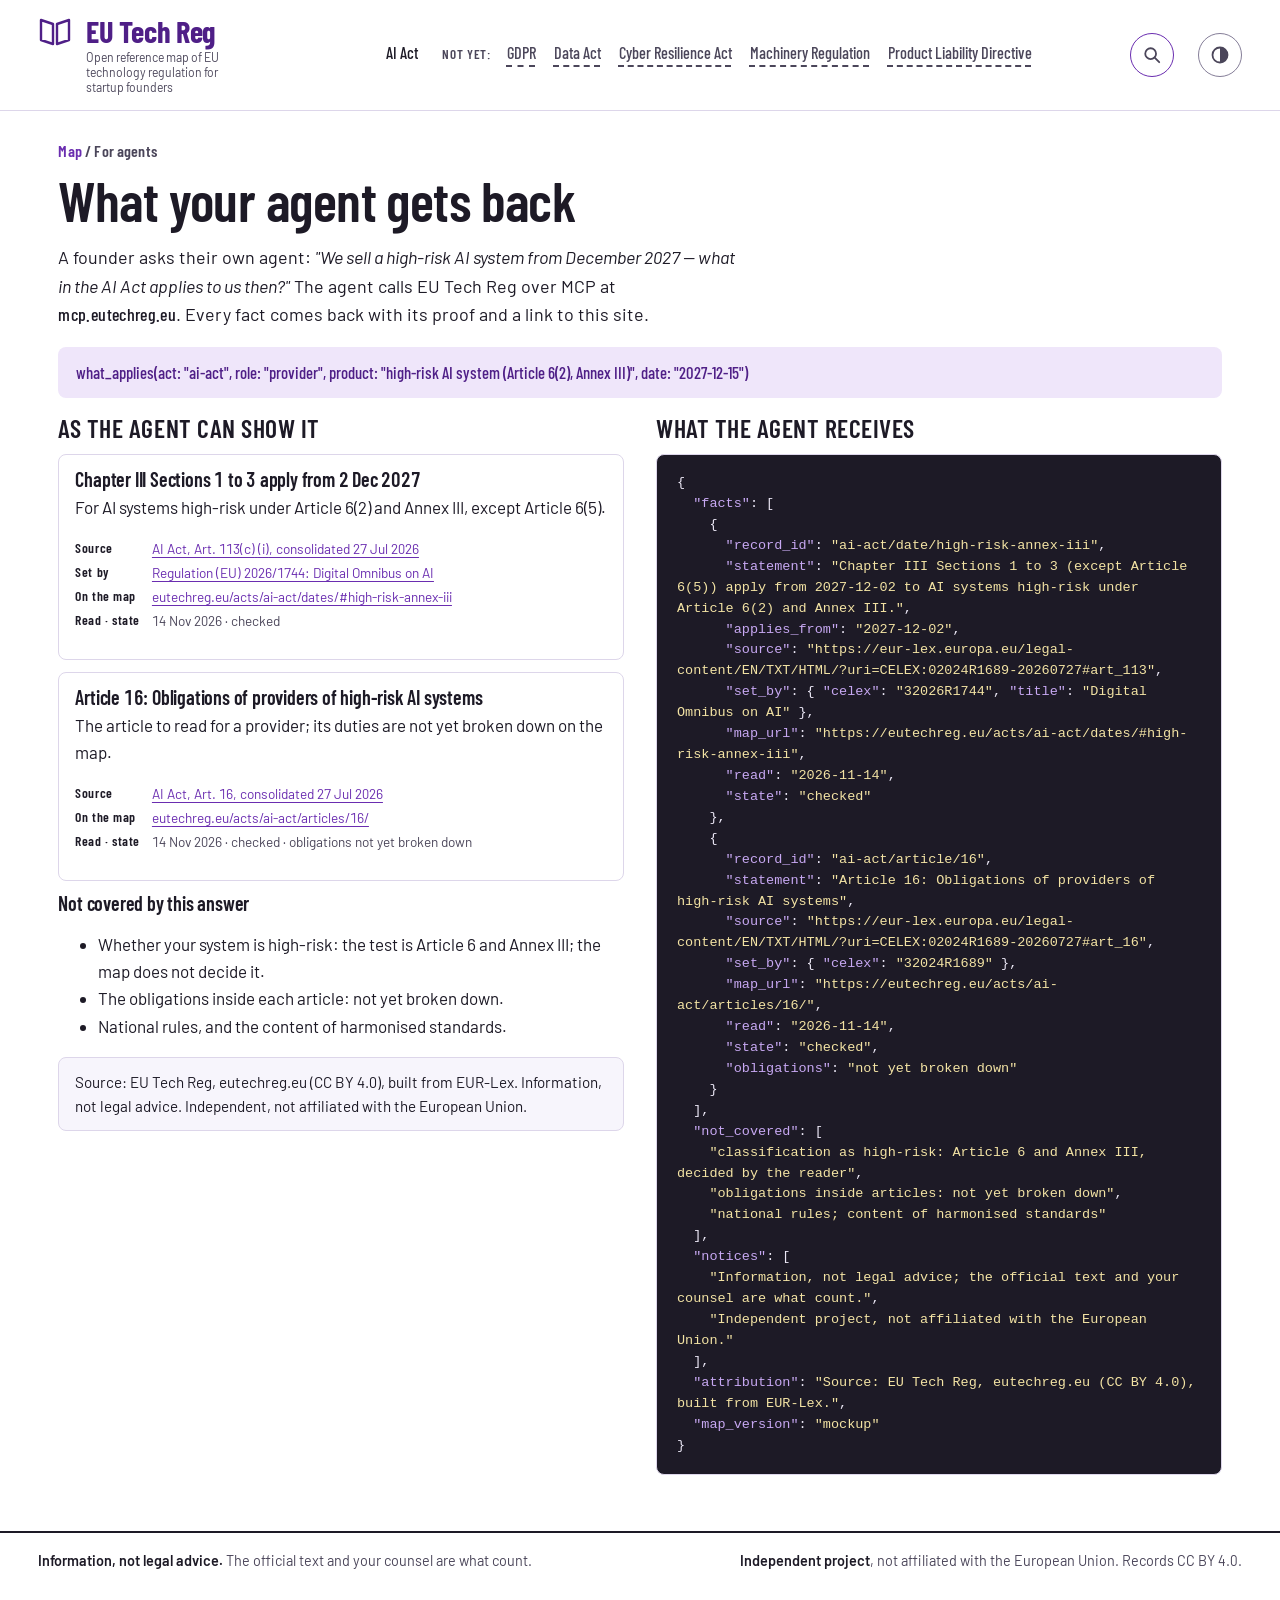
<file: docs/mockups/mcp-answer.html>
<!doctype html>
<html lang="en">
<head>
<meta charset="utf-8">
<meta name="viewport" content="width=device-width, initial-scale=1">
<title>A cited MCP answer — EU Tech Reg</title>
<meta name="color-scheme" content="light dark">
<script src="assets/theme.js"></script>
<link rel="stylesheet" href="assets/style.css">
</head>
<body>
<header class="masthead">
  <a class="brand" href="index.html">
    <svg viewBox="0 0 34 34" aria-hidden="true"><path d="M3 6 l12 4 v20 l-12 -4z M31 6 l-12 4 v20 l12 -4z" fill="none" stroke="currentColor" stroke-width="2.4" stroke-linejoin="round"/></svg>
    <b>EU Tech Reg</b>
    <span>Open reference map of EU technology regulation for startup founders</span>
  </a>
  <nav class="acts" aria-label="Acts">
    <a href="ai-act.html">AI Act</a>
    <span class="not-yet-label">Not yet:</span>
    <span class="not-yet">GDPR</span>
    <span class="not-yet">Data Act</span>
    <span class="not-yet">Cyber Resilience Act</span>
    <span class="not-yet">Machinery Regulation</span>
    <span class="not-yet">Product Liability Directive</span>
  </nav>
  <a class="search-field" href="search.html" aria-label="Search EU Tech Reg"><svg viewBox="0 0 20 20" aria-hidden="true"><circle cx="8.5" cy="8.5" r="6" fill="none" stroke="currentColor" stroke-width="2"/><path d="M13 13 l5 5" stroke="currentColor" stroke-width="2" stroke-linecap="round"/></svg><span>Search EU Tech Reg</span></a>
  <button id="theme" class="theme" type="button" aria-label="Dark theme" aria-pressed="false"><svg viewBox="0 0 20 20" aria-hidden="true"><circle cx="10" cy="10" r="7.5" fill="none" stroke="currentColor" stroke-width="1.8"/><path d="M10 2.5 a7.5 7.5 0 0 1 0 15 z" fill="currentColor"/></svg></button>
</header>

<main class="page">
  <p class="breadcrumb"><a href="index.html">Map</a> / For agents</p>
  <h1>What your agent gets back</h1>
  <p class="lede">A founder asks their own agent: <em>"We sell a high-risk AI system from December 2027 — what in the AI Act applies to us then?"</em> The agent calls EU Tech Reg over MCP at <span class="id">mcp.eutechreg.eu</span>. Every fact comes back with its proof and a link to this site.</p>
  <p class="call">what_applies(act: "ai-act", role: "provider", product: "high-risk AI system (Article 6(2), Annex III)", date: "2027-12-15")</p>

  <div class="answer">
    <section aria-labelledby="human-h">
      <h2 id="human-h">As the agent can show it</h2>
      <div class="fact">
        <h3>Chapter III Sections 1 to 3 apply from 2 Dec 2027</h3>
        <p>For AI systems high-risk under Article 6(2) and Annex III, except Article 6(5).</p>
        <dl class="prov">
          <dt>Source</dt><dd><a href="https://eur-lex.europa.eu/legal-content/EN/TXT/HTML/?uri=CELEX:02024R1689-20260727#art_113">AI Act, Art. 113(c)<span class="pp">(i)</span>, consolidated 27 Jul 2026</a></dd>
          <dt>Set by</dt><dd><a href="https://eur-lex.europa.eu/legal-content/EN/TXT/HTML/?uri=CELEX:32026R1744">Regulation (EU) 2026/1744: Digital Omnibus on AI</a></dd>
          <dt>On the map</dt><dd><a href="ai-act.html#when">eutechreg.eu/acts/ai-act/dates/#high-risk-annex-iii</a></dd>
          <dt>Read · state</dt><dd>14 Nov 2026 · checked</dd>
        </dl>
      </div>
      <div class="fact">
        <h3>Article 16: Obligations of providers of high-risk AI systems</h3>
        <p>The article to read for a provider; its duties are not yet broken down on the map.</p>
        <dl class="prov">
          <dt>Source</dt><dd><a href="https://eur-lex.europa.eu/legal-content/EN/TXT/HTML/?uri=CELEX:02024R1689-20260727#art_16">AI Act, Art. 16, consolidated 27 Jul 2026</a></dd>
          <dt>On the map</dt><dd><a href="ai-act.html#provider-art-16">eutechreg.eu/acts/ai-act/articles/16/</a></dd>
          <dt>Read · state</dt><dd>14 Nov 2026 · checked · obligations not yet broken down</dd>
        </dl>
      </div>
      <h3 class="next">Not covered by this answer</h3>
      <ul>
        <li>Whether your system is high-risk: the test is Article 6 and Annex III; the map does not decide it.</li>
        <li>The obligations inside each article: not yet broken down.</li>
        <li>National rules, and the content of harmonised standards.</li>
      </ul>
      <p class="attribution">Source: EU Tech Reg, eutechreg.eu (CC BY 4.0), built from EUR-Lex. Information, not legal advice. Independent, not affiliated with the European Union.</p>
    </section>

    <section aria-labelledby="json-h">
      <h2 id="json-h">What the agent receives</h2>
<pre><code>{
  <span class="k">"facts"</span>: [
    {
      <span class="k">"record_id"</span>: <span class="s">"ai-act/date/high-risk-annex-iii"</span>,
      <span class="k">"statement"</span>: <span class="s">"Chapter III Sections 1 to 3 (except Article 6(5)) apply from 2027-12-02 to AI systems high-risk under Article 6(2) and Annex III."</span>,
      <span class="k">"applies_from"</span>: <span class="s">"2027-12-02"</span>,
      <span class="k">"source"</span>: <span class="s">"https://eur-lex.europa.eu/legal-content/EN/TXT/HTML/?uri=CELEX:02024R1689-20260727#art_113"</span>,
      <span class="k">"set_by"</span>: { <span class="k">"celex"</span>: <span class="s">"32026R1744"</span>, <span class="k">"title"</span>: <span class="s">"Digital Omnibus on AI"</span> },
      <span class="k">"map_url"</span>: <span class="s">"https://eutechreg.eu/acts/ai-act/dates/#high-risk-annex-iii"</span>,
      <span class="k">"read"</span>: <span class="s">"2026-11-14"</span>,
      <span class="k">"state"</span>: <span class="s">"checked"</span>
    },
    {
      <span class="k">"record_id"</span>: <span class="s">"ai-act/article/16"</span>,
      <span class="k">"statement"</span>: <span class="s">"Article 16: Obligations of providers of high-risk AI systems"</span>,
      <span class="k">"source"</span>: <span class="s">"https://eur-lex.europa.eu/legal-content/EN/TXT/HTML/?uri=CELEX:02024R1689-20260727#art_16"</span>,
      <span class="k">"set_by"</span>: { <span class="k">"celex"</span>: <span class="s">"32024R1689"</span> },
      <span class="k">"map_url"</span>: <span class="s">"https://eutechreg.eu/acts/ai-act/articles/16/"</span>,
      <span class="k">"read"</span>: <span class="s">"2026-11-14"</span>,
      <span class="k">"state"</span>: <span class="s">"checked"</span>,
      <span class="k">"obligations"</span>: <span class="s">"not yet broken down"</span>
    }
  ],
  <span class="k">"not_covered"</span>: [
    <span class="s">"classification as high-risk: Article 6 and Annex III, decided by the reader"</span>,
    <span class="s">"obligations inside articles: not yet broken down"</span>,
    <span class="s">"national rules; content of harmonised standards"</span>
  ],
  <span class="k">"notices"</span>: [
    <span class="s">"Information, not legal advice; the official text and your counsel are what count."</span>,
    <span class="s">"Independent project, not affiliated with the European Union."</span>
  ],
  <span class="k">"attribution"</span>: <span class="s">"Source: EU Tech Reg, eutechreg.eu (CC BY 4.0), built from EUR-Lex."</span>,
  <span class="k">"map_version"</span>: <span class="s">"mockup"</span>
}</code></pre>
    </section>
  </div>
</main>

<footer class="notices">
  <span><strong>Information, not legal advice.</strong> The official text and your counsel are what count.</span>
  <span><strong>Independent project</strong>, not affiliated with the European Union. Records CC BY 4.0.</span>
</footer>
</body>
</html>
</file>
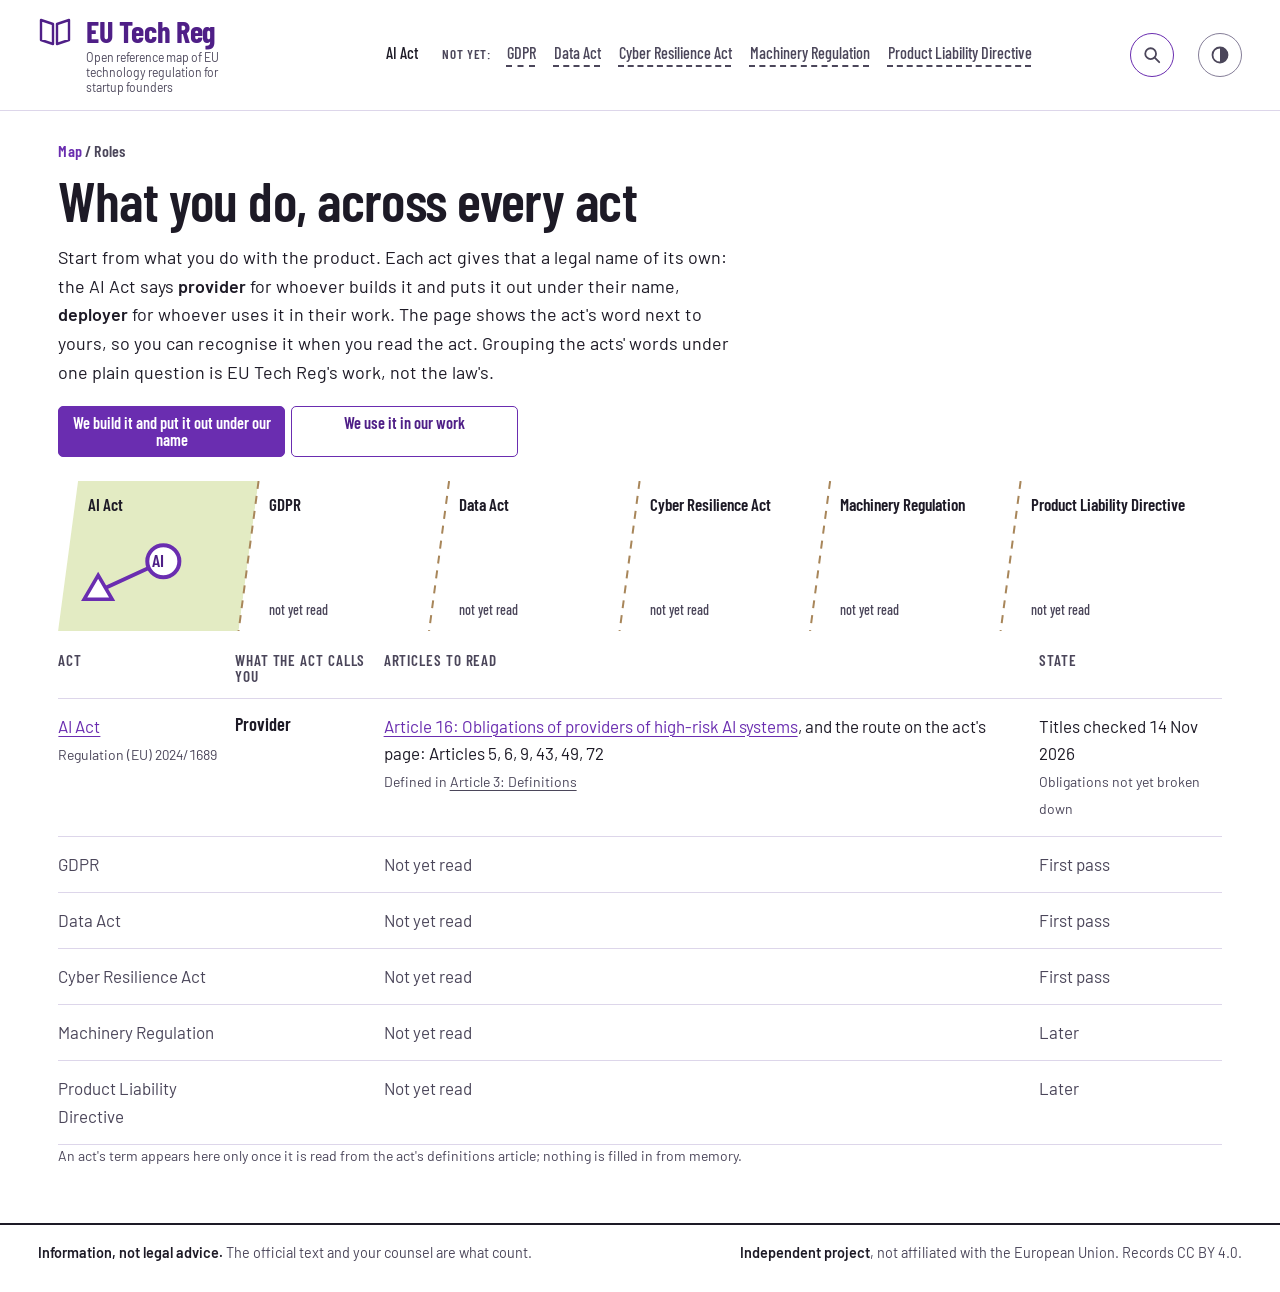
<file: docs/mockups/role.html>
<!doctype html>
<html lang="en">
<head>
<meta charset="utf-8">
<meta name="viewport" content="width=device-width, initial-scale=1">
<title>What you do, across every act — EU Tech Reg</title>
<meta name="color-scheme" content="light dark">
<script src="assets/theme.js"></script>
<link rel="stylesheet" href="assets/style.css">
</head>
<body>
<header class="masthead">
  <a class="brand" href="index.html">
    <svg viewBox="0 0 34 34" aria-hidden="true"><path d="M3 6 l12 4 v20 l-12 -4z M31 6 l-12 4 v20 l12 -4z" fill="none" stroke="currentColor" stroke-width="2.4" stroke-linejoin="round"/></svg>
    <b>EU Tech Reg</b>
    <span>Open reference map of EU technology regulation for startup founders</span>
  </a>
  <nav class="acts" aria-label="Acts">
    <a href="ai-act.html">AI Act</a>
    <span class="not-yet-label">Not yet:</span>
    <span class="not-yet">GDPR</span>
    <span class="not-yet">Data Act</span>
    <span class="not-yet">Cyber Resilience Act</span>
    <span class="not-yet">Machinery Regulation</span>
    <span class="not-yet">Product Liability Directive</span>
  </nav>
  <a class="search-field" href="search.html" aria-label="Search EU Tech Reg"><svg viewBox="0 0 20 20" aria-hidden="true"><circle cx="8.5" cy="8.5" r="6" fill="none" stroke="currentColor" stroke-width="2"/><path d="M13 13 l5 5" stroke="currentColor" stroke-width="2" stroke-linecap="round"/></svg><span>Search EU Tech Reg</span></a>
  <button id="theme" class="theme" type="button" aria-label="Dark theme" aria-pressed="false"><svg viewBox="0 0 20 20" aria-hidden="true"><circle cx="10" cy="10" r="7.5" fill="none" stroke="currentColor" stroke-width="1.8"/><path d="M10 2.5 a7.5 7.5 0 0 1 0 15 z" fill="currentColor"/></svg></button>
</header>

<main class="page">
  <p class="breadcrumb"><a href="index.html">Map</a> / Roles</p>
  <h1>What you do, across every act</h1>
  <p class="lede">Start from what you do with the product. Each act gives that a legal name of its own: the AI Act says <dfn>provider</dfn> for whoever builds it and puts it out under their name, <dfn>deployer</dfn> for whoever uses it in their work. The page shows the act's word next to yours, so you can recognise it when you read the act. Grouping the acts' words under one plain question is EU Tech Reg's work, not the law's.</p>

  <div class="roles roles-page" role="radiogroup" aria-label="What you do with it">
    <input type="radio" name="role" id="role-provider" checked><label for="role-provider">We build it and put it out under our name</label>
    <input type="radio" name="role" id="role-deployer"><label for="role-deployer">We use it in our work</label>
  </div>

  <svg class="strip" viewBox="0 0 1160 150" role="img" aria-labelledby="strip-t">
    <title id="strip-t">Your course in the AI Act; the other five acts are not yet read, so no course runs through them</title>
    <polygon points="20,0 200,0 180,150 0,150" fill="var(--stage-scope)"/>
    <polygon points="200,0 390,0 370,150 180,150" fill="var(--ground)"/>
    <polygon points="390,0 580,0 560,150 370,150" fill="var(--ground)"/>
    <polygon points="580,0 770,0 750,150 560,150" fill="var(--ground)"/>
    <polygon points="770,0 960,0 940,150 750,150" fill="var(--ground)"/>
    <polygon points="960,0 1160,0 1160,150 940,150" fill="var(--ground)"/>
    <g stroke="var(--contour)" stroke-width="2" stroke-dasharray="8 7"><line x1="200" y1="0" x2="180" y2="150"/><line x1="390" y1="0" x2="370" y2="150"/><line x1="580" y1="0" x2="560" y2="150"/><line x1="770" y1="0" x2="750" y2="150"/><line x1="960" y1="0" x2="940" y2="150"/></g>
    <text x="30" y="30">AI Act</text><text x="210" y="30">GDPR</text><text x="400" y="30">Data Act</text><text x="590" y="30">Cyber Resilience Act</text><text x="780" y="30">Machinery Regulation</text><text x="970" y="30">Product Liability Directive</text>
    <text class="muted" x="210" y="134">not yet read</text><text class="muted" x="400" y="134">not yet read</text><text class="muted" x="590" y="134">not yet read</text><text class="muted" x="780" y="134">not yet read</text><text class="muted" x="970" y="134">not yet read</text>
    <polyline class="leg" points="40,110 105,80"/>
    <polygon points="40,94 54,118 26,118" fill="var(--ground)" stroke="var(--course)" stroke-width="3.5"/>
    <a href="ai-act.html#route" class="control"><circle cx="105" cy="80" r="16"/><text x="94" y="86" style="font-size:18px;fill:var(--course-deep)">AI</text></a>
  </svg>

  <table class="acts-table">
    <caption class="sr-only">Acts and the role's term in each</caption>
    <thead><tr><th scope="col">Act</th><th scope="col">What the act calls you</th><th scope="col">Articles to read</th><th scope="col">State</th></tr></thead>
    <tbody>
      <tr class="for-provider">
        <td data-label="Act"><div><a href="ai-act.html">AI Act</a><br><span class="cite">Regulation (EU) 2024/1689</span></div></td>
        <td data-label="What the act calls you" class="term"><div>Provider</div></td>
        <td data-label="Articles to read"><div><a href="ai-act.html#provider-art-16">Article 16: Obligations of providers of high-risk AI systems</a>, and the route on the act's page: Articles 5, 6, 9, 43, 49, 72<br><span class="cite">Defined in <a href="https://eur-lex.europa.eu/legal-content/EN/TXT/HTML/?uri=CELEX:02024R1689-20260727#art_3">Article 3: Definitions</a></span></div></td>
        <td data-label="State"><div>Titles checked 14 Nov 2026<br><span class="cite">Obligations not yet broken down</span></div></td>
      </tr>
      <tr class="for-deployer">
        <td data-label="Act"><div><a href="ai-act.html">AI Act</a><br><span class="cite">Regulation (EU) 2024/1689</span></div></td>
        <td data-label="What the act calls you" class="term"><div>Deployer</div></td>
        <td data-label="Articles to read"><div><a href="ai-act.html#deployer-art-26">Article 26: Obligations of deployers of high-risk AI systems</a>, Article 27, Article 50<br><span class="cite">Defined in <a href="https://eur-lex.europa.eu/legal-content/EN/TXT/HTML/?uri=CELEX:02024R1689-20260727#art_3">Article 3: Definitions</a></span></div></td>
        <td data-label="State"><div>Titles checked 14 Nov 2026<br><span class="cite">Obligations not yet broken down</span></div></td>
      </tr>
      <tr class="not-read"><td data-label="Act"><div>GDPR</div></td><td data-label="What the act calls you" class="term"><div><span class="sr-only">Not yet read</span></div></td><td data-label="Articles to read"><div>Not yet read</div></td><td data-label="State"><div>First pass</div></td></tr>
      <tr class="not-read"><td data-label="Act"><div>Data Act</div></td><td data-label="What the act calls you" class="term"><div><span class="sr-only">Not yet read</span></div></td><td data-label="Articles to read"><div>Not yet read</div></td><td data-label="State"><div>First pass</div></td></tr>
      <tr class="not-read"><td data-label="Act"><div>Cyber Resilience Act</div></td><td data-label="What the act calls you" class="term"><div><span class="sr-only">Not yet read</span></div></td><td data-label="Articles to read"><div>Not yet read</div></td><td data-label="State"><div>First pass</div></td></tr>
      <tr class="not-read"><td data-label="Act"><div>Machinery Regulation</div></td><td data-label="What the act calls you" class="term"><div><span class="sr-only">Not yet read</span></div></td><td data-label="Articles to read"><div>Not yet read</div></td><td data-label="State"><div>Later</div></td></tr>
      <tr class="not-read"><td data-label="Act"><div>Product Liability Directive</div></td><td data-label="What the act calls you" class="term"><div><span class="sr-only">Not yet read</span></div></td><td data-label="Articles to read"><div>Not yet read</div></td><td data-label="State"><div>Later</div></td></tr>
    </tbody>
  </table>
  <p class="cite">An act's term appears here only once it is read from the act's definitions article; nothing is filled in from memory.</p>
</main>

<footer class="notices">
  <span><strong>Information, not legal advice.</strong> The official text and your counsel are what count.</span>
  <span><strong>Independent project</strong>, not affiliated with the European Union. Records CC BY 4.0.</span>
</footer>
</body>
</html>
</file>
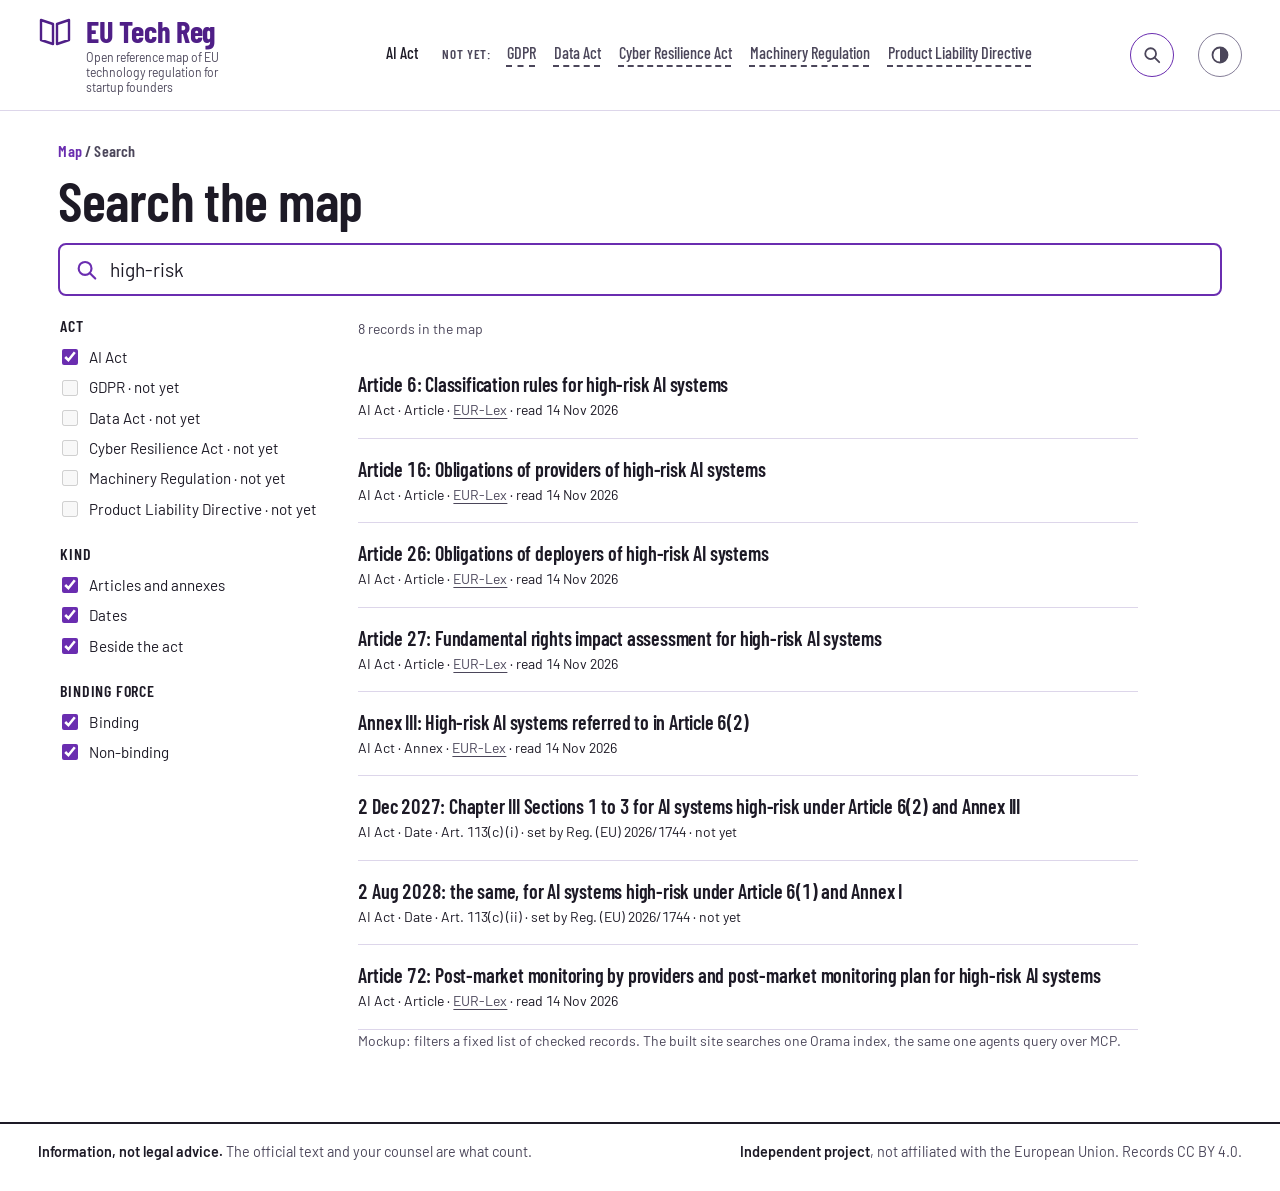
<file: docs/mockups/search.html>
<!doctype html>
<html lang="en">
<head>
<meta charset="utf-8">
<meta name="viewport" content="width=device-width, initial-scale=1">
<title>Search — EU Tech Reg</title>
<meta name="color-scheme" content="light dark">
<script src="assets/theme.js"></script>
<link rel="stylesheet" href="assets/style.css">
</head>
<body>
<header class="masthead">
  <a class="brand" href="index.html">
    <svg viewBox="0 0 34 34" aria-hidden="true"><path d="M3 6 l12 4 v20 l-12 -4z M31 6 l-12 4 v20 l12 -4z" fill="none" stroke="currentColor" stroke-width="2.4" stroke-linejoin="round"/></svg>
    <b>EU Tech Reg</b>
    <span>Open reference map of EU technology regulation for startup founders</span>
  </a>
  <nav class="acts" aria-label="Acts">
    <a href="ai-act.html">AI Act</a>
    <span class="not-yet-label">Not yet:</span>
    <span class="not-yet">GDPR</span>
    <span class="not-yet">Data Act</span>
    <span class="not-yet">Cyber Resilience Act</span>
    <span class="not-yet">Machinery Regulation</span>
    <span class="not-yet">Product Liability Directive</span>
  </nav>
  <a class="search-field" href="search.html" aria-label="Search EU Tech Reg" aria-current="page"><svg viewBox="0 0 20 20" aria-hidden="true"><circle cx="8.5" cy="8.5" r="6" fill="none" stroke="currentColor" stroke-width="2"/><path d="M13 13 l5 5" stroke="currentColor" stroke-width="2" stroke-linecap="round"/></svg><span>Search EU Tech Reg</span></a>
  <button id="theme" class="theme" type="button" aria-label="Dark theme" aria-pressed="false"><svg viewBox="0 0 20 20" aria-hidden="true"><circle cx="10" cy="10" r="7.5" fill="none" stroke="currentColor" stroke-width="1.8"/><path d="M10 2.5 a7.5 7.5 0 0 1 0 15 z" fill="currentColor"/></svg></button>
</header>

<main class="page">
  <p class="breadcrumb"><a href="index.html">Map</a> / Search</p>
  <h1>Search the map</h1>
  <label class="searchbox"><svg viewBox="0 0 20 20" width="22" height="22" aria-hidden="true"><circle cx="8.5" cy="8.5" r="6" fill="none" stroke="var(--course)" stroke-width="2"/><path d="M13 13 l5 5" stroke="var(--course)" stroke-width="2" stroke-linecap="round"/></svg><span class="sr-only">Search</span><input id="q" type="search" value="high-risk" autocomplete="off"></label>

  <div class="two">
    <details class="filters" open><summary>Filters</summary>
    <form class="facets" aria-label="Filters">
      <fieldset><legend>Act</legend>
        <label><input type="checkbox" name="act" value="ai-act" checked> AI Act</label>
        <label><input type="checkbox" disabled> GDPR · not yet</label>
        <label><input type="checkbox" disabled> Data Act · not yet</label>
        <label><input type="checkbox" disabled> Cyber Resilience Act · not yet</label>
        <label><input type="checkbox" disabled> Machinery Regulation · not yet</label>
        <label><input type="checkbox" disabled> Product Liability Directive · not yet</label>
      </fieldset>
      <fieldset><legend>Kind</legend>
        <label><input type="checkbox" name="kind" value="article" checked> Articles and annexes</label>
        <label><input type="checkbox" name="kind" value="date" checked> Dates</label>
        <label><input type="checkbox" name="kind" value="beside" checked> Beside the act</label>
      </fieldset>
      <fieldset><legend>Binding force</legend>
        <label><input type="checkbox" name="force" value="binding" checked> Binding</label>
        <label><input type="checkbox" name="force" value="non-binding" checked> Non-binding</label>
      </fieldset>
    </form>
    </details>

    <div>
      <h2 class="sr-only">Results</h2>
      <p class="cite" id="count" aria-live="polite"></p>
      <ul class="results" id="results">
        <li data-act="ai-act" data-kind="article" data-force="binding"><h3><a href="ai-act.html#provider-art-6">Article 6: Classification rules for high-risk AI systems</a></h3><p class="cite">AI Act · Article · <a href="https://eur-lex.europa.eu/legal-content/EN/TXT/HTML/?uri=CELEX:02024R1689-20260727#art_6">EUR-Lex</a> · read 14 Nov 2026</p></li>
        <li data-act="ai-act" data-kind="article" data-force="binding"><h3><a href="ai-act.html#provider-art-16">Article 16: Obligations of providers of high-risk AI systems</a></h3><p class="cite">AI Act · Article · <a href="https://eur-lex.europa.eu/legal-content/EN/TXT/HTML/?uri=CELEX:02024R1689-20260727#art_16">EUR-Lex</a> · read 14 Nov 2026</p></li>
        <li data-act="ai-act" data-kind="article" data-force="binding"><h3><a href="ai-act.html#deployer-art-26">Article 26: Obligations of deployers of high-risk AI systems</a></h3><p class="cite">AI Act · Article · <a href="https://eur-lex.europa.eu/legal-content/EN/TXT/HTML/?uri=CELEX:02024R1689-20260727#art_26">EUR-Lex</a> · read 14 Nov 2026</p></li>
        <li data-act="ai-act" data-kind="article" data-force="binding"><h3><a href="ai-act.html#deployer-art-27">Article 27: Fundamental rights impact assessment for high-risk AI systems</a></h3><p class="cite">AI Act · Article · <a href="https://eur-lex.europa.eu/legal-content/EN/TXT/HTML/?uri=CELEX:02024R1689-20260727#art_27">EUR-Lex</a> · read 14 Nov 2026</p></li>
        <li data-act="ai-act" data-kind="article" data-force="binding"><h3><a href="https://eur-lex.europa.eu/legal-content/EN/TXT/HTML/?uri=CELEX:02024R1689-20260727#anx_III">Annex III: High-risk AI systems referred to in Article 6(2)</a></h3><p class="cite">AI Act · Annex · <a href="https://eur-lex.europa.eu/legal-content/EN/TXT/HTML/?uri=CELEX:02024R1689-20260727#anx_III">EUR-Lex</a> · read 14 Nov 2026</p></li>
        <li data-act="ai-act" data-kind="date" data-force="binding"><h3><a href="ai-act.html#when">2 Dec 2027: Chapter III Sections 1 to 3 for AI systems high-risk under Article 6(2) and Annex III</a></h3><p class="cite">AI Act · Date · Art. 113(c)<span class="pp">(i)</span> · set by Reg. (EU) 2026/1744 · not yet</p></li>
        <li data-act="ai-act" data-kind="date" data-force="binding"><h3><a href="ai-act.html#when">2 Aug 2028: the same, for AI systems high-risk under Article 6(1) and Annex I</a></h3><p class="cite">AI Act · Date · Art. 113(c)<span class="pp">(ii)</span> · set by Reg. (EU) 2026/1744 · not yet</p></li>
        <li data-act="ai-act" data-kind="article" data-force="binding"><h3><a href="ai-act.html#provider-art-72">Article 72: Post-market monitoring by providers and post-market monitoring plan for high-risk AI systems</a></h3><p class="cite">AI Act · Article · <a href="https://eur-lex.europa.eu/legal-content/EN/TXT/HTML/?uri=CELEX:02024R1689-20260727#art_72">EUR-Lex</a> · read 14 Nov 2026</p></li>
        <li data-act="ai-act" data-kind="beside" data-force="non-binding"><h3><a href="https://eur-lex.europa.eu/legal-content/EN/TXT/HTML/?uri=CELEX:52026XC06005">Guidelines on the transparency obligations under Article 50</a></h3><p class="cite">AI Act · Commission guidelines · non-binding · Commission communication, 12 Nov 2026</p></li>
        <li data-act="ai-act" data-kind="beside" data-force="binding"><h3><a href="https://eur-lex.europa.eu/legal-content/EN/TXT/HTML/?uri=CELEX:32026R2487">Implementing Regulation (EU) 2026/2487: AI regulatory sandboxes</a></h3><p class="cite">AI Act · Implementing act · 10 Nov 2026</p></li>
      </ul>
      <p class="empty" id="empty">Nothing in the map matches. The map covers the AI Act so far; other acts are added one at a time.</p>
      <p class="cite">Mockup: filters a fixed list of checked records. The built site searches one Orama index, the same one agents query over MCP.</p>
    </div>
  </div>
</main>

<footer class="notices">
  <span><strong>Information, not legal advice.</strong> The official text and your counsel are what count.</span>
  <span><strong>Independent project</strong>, not affiliated with the European Union. Records CC BY 4.0.</span>
</footer>
<script>
  const q = document.getElementById("q"), items = [...document.querySelectorAll("#results li")];
  const boxes = [...document.querySelectorAll(".facets input[name]")];
  function run() {
    const terms = q.value.toLowerCase().split(/\s+/).filter(Boolean);
    const on = (n) => boxes.filter((b) => b.name === n && b.checked).map((b) => b.value);
    const acts = on("act"), kinds = on("kind"), forces = on("force");
    let shown = 0;
    for (const li of items) {
      const text = li.textContent.toLowerCase();
      const ok = terms.every((t) => text.includes(t)) && acts.includes(li.dataset.act)
        && kinds.includes(li.dataset.kind) && forces.includes(li.dataset.force);
      li.hidden = !ok; if (ok) shown++;
    }
    document.getElementById("count").textContent = shown + (shown === 1 ? " record" : " records") + " in the map";
    document.getElementById("empty").style.display = shown ? "none" : "block";
  }
  if (matchMedia("(max-width: 1100px)").matches) document.querySelector("details.filters").open = false;
  q.addEventListener("input", run); boxes.forEach((b) => b.addEventListener("change", run)); run();
</script>
</body>
</html>
</file>
<file: docs/mockups/assets/style.css>
@font-face { font-family: "Barlow"; font-weight: 400; font-style: normal; font-display: swap; src: url("../fonts/barlow-400.woff2") format("woff2"); }
@font-face { font-family: "Barlow"; font-weight: 400; font-style: italic; font-display: swap; src: url("../fonts/barlow-400-italic.woff2") format("woff2"); }
@font-face { font-family: "Barlow"; font-weight: 500; font-style: normal; font-display: swap; src: url("../fonts/barlow-500.woff2") format("woff2"); }
@font-face { font-family: "Barlow"; font-weight: 600; font-style: normal; font-display: swap; src: url("../fonts/barlow-600.woff2") format("woff2"); }
@font-face { font-family: "Barlow Condensed"; font-weight: 500; font-display: swap; src: url("../fonts/barlow-condensed-500.woff2") format("woff2"); }
@font-face { font-family: "Barlow Condensed"; font-weight: 600; font-display: swap; src: url("../fonts/barlow-condensed-600.woff2") format("woff2"); }
@font-face { font-family: "Barlow Condensed"; font-weight: 700; font-display: swap; src: url("../fonts/barlow-condensed-700.woff2") format("woff2"); }

:root {
  --ground: #ffffff;
  --panel: #f7f5fc;
  --ink: #1d1a26;
  --ink-2: #4b465a;
  --rule: #ddd6ea;
  --rule-strong: #857e98;
  --course: #6a2db0;
  --course-deep: #4f1f87;
  --course-tint: #efe6fa;
  --contour: #a8865a;
  --stage-scope: #e3ebc3;
  --stage-models: #cfe9e0;
  --stage-banned: #f7e27c;
  --stage-highrisk: #f3d6b9;
  --stage-requirements: #c6e2f3;
  --stage-conformity: #e2d3f5;
  --stage-market: #efe8fa;
  --display: "Barlow Condensed", "Barlow", sans-serif;
  --text: "Barlow", sans-serif;
  --measure: 68ch;
  --gutter: clamp(16px, 3vw, 40px);
  --ease: cubic-bezier(0.16, 1, 0.3, 1);
  --t-cite: 0.875rem;
  --t-small: 0.9375rem;
  --t-body: 1.0625rem;
  --t-lead: 1.25rem;
  --t-h3: 1.375rem;
  --t-h2: clamp(2rem, 3.2vw, 2.75rem);
  --t-display: clamp(2.75rem, 5.4vw, 5rem);
  --t-numeral: clamp(3.25rem, 7vw, 5.5rem);
  --section: clamp(64px, 8vw, 96px);
  --on-course: #ffffff;
  --shadow: rgba(29, 26, 38, 0.14);
  --code-bg: #1d1a26;
  --today: #e8590c;
}

/* dark: the system setting unless the reader chose light; or the reader's choice */
@media (prefers-color-scheme: dark) {
  :root:not([data-theme="light"]) {
    color-scheme: dark;
    --ground: #15121c;
    --panel: #1e1a27;
    --ink: #ece8f4;
    --ink-2: #b7b0c8;
    --rule: #363044;
    --rule-strong: #7a7290;
    --course: #b38cf2;
    --course-deep: #d6c2fa;
    --course-tint: #2c2240;
    --on-course: #15121c;
    --contour: #8f7a5c;
    --today: #f0772a;
    --shadow: rgba(0, 0, 0, 0.45);
    --code-bg: #0e0c13;
    --stage-scope: #2f3a1f;
    --stage-models: #163b33;
    --stage-banned: #4a4012;
    --stage-highrisk: #4a2e1c;
    --stage-requirements: #173a52;
    --stage-conformity: #362a5a;
    --stage-market: #302a40;
  }
}
:root[data-theme="dark"] {
  color-scheme: dark;
  --ground: #15121c;
  --panel: #1e1a27;
  --ink: #ece8f4;
  --ink-2: #b7b0c8;
  --rule: #363044;
  --rule-strong: #7a7290;
  --course: #b38cf2;
  --course-deep: #d6c2fa;
  --course-tint: #2c2240;
  --on-course: #15121c;
  --contour: #8f7a5c;
  --today: #f0772a;
  --shadow: rgba(0, 0, 0, 0.45);
  --code-bg: #0e0c13;
  --stage-scope: #2f3a1f;
  --stage-models: #163b33;
  --stage-banned: #4a4012;
  --stage-highrisk: #4a2e1c;
  --stage-requirements: #173a52;
  --stage-conformity: #362a5a;
  --stage-market: #302a40;
}

* { box-sizing: border-box; }
html { color-scheme: light dark; scrollbar-color: var(--course) var(--panel); }
body {
  margin: 0; background: var(--ground); color: var(--ink);
  font: 400 17px/1.6 var(--text); font-variant-numeric: tabular-nums;
  -webkit-font-smoothing: antialiased;
}
::selection { background: var(--course); color: var(--on-course); }
a { color: var(--course); text-decoration-thickness: 1px; text-underline-offset: 0.2em; }
a:hover { color: var(--course-deep); text-decoration-thickness: 2px; }
:focus-visible { outline: 3px solid var(--course); outline-offset: 3px; border-radius: 2px; }
.sr-only { position: absolute; width: 1px; height: 1px; overflow: hidden; clip: rect(0 0 0 0); white-space: nowrap; }

h1, h2, h3 { font-family: var(--display); font-weight: 600; line-height: 1.05; letter-spacing: -0.01em; color: var(--ink); text-wrap: balance; }
h1 { font-size: clamp(2.4rem, 4.4vw, 4rem); margin: 0.2em 0 0.25em; }
h2 { font-size: 1.6rem; text-transform: uppercase; letter-spacing: 0.02em; margin: 0 0 0.75rem; }
h3 { font-size: 1.25rem; margin: 0 0 0.25rem; }
p { margin: 0 0 1em; }
.id { font-family: var(--display); font-weight: 500; letter-spacing: 0.02em; }

/* frame */
.masthead {
  display: grid; grid-template-columns: auto 1fr auto auto; align-items: center; gap: 24px;
  padding: 14px var(--gutter); border-bottom: 1px solid var(--rule); background: var(--ground);
  position: sticky; top: 0; z-index: 10;
}
.brand { display: flex; align-items: center; gap: 14px; text-decoration: none; color: var(--course-deep); }
.brand svg { width: 34px; height: 34px; }
.brand b { font: 700 1.9rem/1 var(--display); letter-spacing: -0.01em; }
.brand span { font-size: 0.82rem; line-height: 1.25; color: var(--ink-2); max-width: 36ch; padding-left: 14px; border-left: 1px solid var(--rule); }
.acts { display: flex; gap: clamp(10px, 2vw, 28px); justify-content: center; align-items: baseline; flex-wrap: wrap; font: 500 1.02rem/1 var(--display); }
.not-yet-label { font: 600 0.82rem/1 var(--display); letter-spacing: 0.05em; text-transform: uppercase; color: var(--ink-2); margin-left: 8px; white-space: nowrap; }
.acts a { color: var(--ink); text-decoration: none; padding: 10px 2px; border-bottom: 3px solid transparent; }
.acts a[aria-current="page"] { color: var(--course); border-bottom-color: var(--course); }
.acts a.not-yet, .acts span.not-yet { color: var(--ink-2); padding: 10px 2px; }
.acts .not-yet { text-decoration: underline dashed 1.5px; text-underline-offset: 0.35em; text-decoration-color: var(--ink-2); }
.search-field { display: flex; align-items: center; gap: 8px; border: 1.5px solid var(--course); border-radius: 6px; padding: 8px 12px; min-width: 240px; color: var(--ink-2); text-decoration: none; }
.search-field svg { width: 18px; height: 18px; flex: none; }
.theme { display: grid; place-items: center; width: 44px; height: 44px; padding: 0; border: 1.5px solid var(--rule-strong); border-radius: 50%; background: var(--ground); color: var(--ink-2); cursor: pointer; transition: color 160ms var(--ease), border-color 160ms var(--ease); }
.theme:hover { color: var(--course); border-color: var(--course); }
.theme svg { width: 20px; height: 20px; }

.notices { border-top: 2px solid var(--ink); margin-top: 56px; padding: 16px var(--gutter) 28px; display: flex; justify-content: space-between; gap: 16px; flex-wrap: wrap; font-size: 0.9rem; color: var(--ink-2); }
.notices strong { color: var(--ink); font-weight: 600; }

.breadcrumb { font: 600 1rem/1 var(--display); letter-spacing: 0.01em; color: var(--ink-2); margin: 0; }
.breadcrumb a { text-decoration: none; }
.lede { max-width: var(--measure); font-size: 1.12rem; }
.synthetic { display: inline-block; font: 600 0.78rem/1 var(--display); letter-spacing: 0.06em; text-transform: uppercase; color: var(--ink-2); border: 1px dashed var(--ink-2); padding: 4px 6px; border-radius: 3px; }


/* first viewport: the question leads, the map answers */
.first { display: grid; grid-template-columns: minmax(0, 5fr) minmax(0, 7fr); min-height: min(720px, calc(100vh - 70px)); border-bottom: 1px solid var(--rule); }
.first > .col { padding: 36px var(--gutter) 40px; }
.act-page h1 { font-size: var(--t-display); font-weight: 700; line-height: 0.95; letter-spacing: -0.02em; margin: 18px 0 16px; max-width: 14ch; }
.act-line { font-size: var(--t-lead); line-height: 1.45; color: var(--ink-2); max-width: 44ch; margin: 0 0 28px; }
.act-line a { color: var(--ink); font-weight: 600; }

.choices { display: grid; grid-template-columns: repeat(2, minmax(0, 1fr)); gap: 12px; margin: 0 0 28px; }
.choices input { position: absolute; opacity: 0; pointer-events: none; }
.choices label {
  display: grid; grid-template-columns: 34px 1fr; grid-template-rows: 1fr auto; column-gap: 14px; row-gap: 10px;
  min-height: 128px; padding: 18px 18px 16px; cursor: pointer;
  background: var(--ground); border: 1.5px solid var(--rule-strong); border-radius: 8px;
  transition: border-color 160ms var(--ease), background-color 160ms var(--ease), box-shadow 160ms var(--ease);
}
.choices label svg { width: 34px; height: 34px; grid-row: 1 / 3; fill: var(--ground); stroke: var(--course); stroke-width: 3.5; transition: fill 160ms var(--ease); }
.choices .say { font: 600 var(--t-h3)/1.15 var(--display); color: var(--ink); text-wrap: balance; }
.choices .word { font-size: var(--t-cite); line-height: 1.3; color: var(--ink-2); }
.choices label:hover { border-color: var(--course); box-shadow: 0 4px 14px var(--shadow); }
.choices input:checked + label { border: 2.5px solid var(--course); padding: 17px 17px 15px; background: var(--course-tint); }
.choices input:checked + label svg { fill: var(--course); }
.choices input:checked + label .say { color: var(--course-deep); }
.choices input:focus-visible + label { outline: 3px solid var(--course); outline-offset: 3px; }

.btn { display: inline-flex; align-items: center; gap: 10px; padding: 12px 20px; border-radius: 6px; font: 600 1.05rem/1 var(--display); letter-spacing: 0.04em; text-decoration: none; border: 1.5px solid var(--course); color: var(--course-deep); background: var(--ground); transition: background 200ms var(--ease); }
.btn:hover { background: var(--course-tint); color: var(--course-deep); }
.btn.primary { background: var(--course); color: var(--on-course); }
.btn.primary:hover { background: var(--course-deep); color: var(--on-course); }
.btn svg { width: 20px; height: 20px; }
.act-more { display: flex; flex-wrap: wrap; align-items: center; gap: 10px 24px; margin: 0; font-size: var(--t-small); }

/* the process map */
.terrain { position: relative; background: var(--ground); overflow: hidden; }
.first > .col.terrain { padding: 0; }
.terrain svg.map-wide { display: block; position: absolute; inset: 0; width: 100%; height: 100%; overflow: visible; }
.terrain svg.map-narrow { display: none; width: 100%; height: auto; }
.stage-label { font: 600 22px/1.1 var(--display); fill: var(--ink); }
.stage-label-n text { font: 600 15px/1 var(--display); fill: var(--ink); }
.leg { stroke: var(--course); stroke-width: 4; fill: none; stroke-linecap: round; stroke-linejoin: round; }
.course .start { fill: var(--ground); stroke: var(--course); stroke-width: 4; stroke-linejoin: round; }
.course .finish { fill: var(--course); stroke: var(--course); stroke-width: 3; stroke-linejoin: round; }
.control circle:not(.hit) { fill: var(--ground); stroke: var(--course); stroke-width: 4; }
.control:hover circle:not(.hit), .control:focus-visible circle:not(.hit) { fill: var(--course-tint); }
.roles { display: flex; gap: 6px; }
.roles label { flex: 1; text-align: center; cursor: pointer; padding: 8px 10px; border: 1.5px solid var(--course); border-radius: 5px; font: 600 1.02rem/1 var(--display); color: var(--course-deep); }
.roles input { position: absolute; opacity: 0; }
.roles input:checked + label { background: var(--course); color: var(--on-course); }
.roles input:focus-visible + label { outline: 3px solid var(--course); outline-offset: 2px; }
.control .hit { fill: transparent; }
.control .ring { fill: var(--ground); stroke: var(--course); stroke-width: 4; transition: fill 160ms var(--ease); }
.control text { font: 700 34px/1 var(--display); fill: var(--course-deep); }
.control:hover .ring, .control:focus-visible .ring { fill: var(--course-tint); }
.map-narrow .control text.n { font: 700 17px/1 var(--display); }
.map-narrow .control .ring { stroke-width: 3.5; }
.map-narrow .leg { stroke-width: 3; }
.map-narrow .course .start { stroke-width: 3.5; }

.readout {
  position: absolute; top: 24px; right: 24px; margin: 0; display: grid; gap: 4px;
  background: var(--ground); border: 1.5px solid var(--course); border-radius: 8px; padding: 14px 18px;
  box-shadow: 0 8px 22px var(--shadow);
  font: 500 var(--t-body)/1.3 var(--display); color: var(--ink-2);
}
.readout > span { display: flex; align-items: center; gap: 8px; }
.readout b { font-weight: 700; font-size: 1.5rem; color: var(--ink); }
.flag, .mark { width: 18px; height: 18px; flex: none; }

/* route switching: the cards set body[data-route]; provider is the default */
.for-model, .for-unsure { display: none; }
body[data-route="deployer"] .for-provider, body[data-route="model"] .for-provider, body[data-route="unsure"] .for-provider { display: none; }
body[data-route="deployer"] .for-deployer, body[data-route="model"] .for-model, body[data-route="unsure"] .for-unsure { display: revert; }
body[data-route="deployer"] g.for-deployer, body[data-route="model"] g.for-model, body[data-route="unsure"] g.for-unsure { display: inline; }
body.act-page[data-route="deployer"] :is(.readout, .callout).for-deployer, body.act-page[data-route="model"] :is(.readout, .callout).for-model, body.act-page[data-route="unsure"] :is(.readout, .callout).for-unsure { display: grid; }

/* role switching, one pull */
.for-deployer { display: none; }
body:has(#role-deployer:checked) .for-provider { display: none; }
body:has(#role-deployer:checked) .for-deployer { display: revert; }
body:has(#role-deployer:checked) g.for-deployer { display: inline; }

/* below the fold: a sequence, not a sheet */
.seq { max-width: 1320px; margin: 0 auto; padding: var(--section) var(--gutter) 0; }
.seq-head { display: flex; flex-wrap: wrap; align-items: baseline; justify-content: space-between; gap: 12px 40px; margin-bottom: 32px; }
.act-page h2 { font-size: var(--t-h2); font-weight: 700; text-transform: none; letter-spacing: -0.015em; margin: 0; }
.act-page h3 { font-size: var(--t-h3); }
.gap { max-width: 56ch; margin: 0; font-size: var(--t-body); color: var(--ink-2); }
.cite, .on .src { font-size: var(--t-cite); color: var(--ink-2); }
.pp::before { content: "\2009"; }
.cite a { color: var(--ink-2); }
.cite a:hover { color: var(--course); }

.route-grid { display: grid; grid-template-columns: minmax(0, 1fr) minmax(260px, 340px); gap: 48px; align-items: start; }
.route { list-style: none; margin: 0 0 16px; padding: 0; }
.route li { display: grid; grid-template-columns: 52px minmax(0, 1fr) minmax(220px, 300px); gap: 20px; align-items: start; padding: 20px 0; border-top: 1px solid var(--rule); }
.route li:last-child { border-bottom: 1px solid var(--rule); }
.route .n { width: 44px; height: 44px; border-radius: 50%; background: var(--course); color: var(--on-course); display: grid; place-items: center; font: 700 1.5rem/1 var(--display); }
.route .n.start { background: none; border-radius: 0; }
.route .n.start svg { width: 40px; height: 40px; fill: var(--ground); stroke: var(--course); stroke-width: 3.5; }
.route li.end .n.start svg { fill: var(--course); stroke-width: 3; }
.route h3 { margin: 8px 0 0; line-height: 1.15; }
.route h3 a { color: var(--ink); text-decoration: none; }
.route h3 a:hover { color: var(--course); text-decoration: underline; }
.route li > div > p { margin: 6px 0 0; font-size: var(--t-small); color: var(--ink-2); }
.route li.end p { margin-top: 10px; }
.on .d { display: grid; grid-template-columns: 30px auto 1fr; column-gap: 10px; align-items: baseline; margin: 4px 0 6px; }
.on .date { font: 700 1.5rem/1.1 var(--display); color: var(--ink); white-space: nowrap; }
.on .state { grid-column: 2 / 4; font-size: var(--t-cite); color: var(--ink-2); line-height: 1.3; }
.on .src { grid-column: 3; grid-row: 1; justify-self: end; font-size: var(--t-cite); color: var(--ink-2); white-space: nowrap; }
.form { display: inline-block; width: 28px; height: 0; border-top: 3px solid var(--course); align-self: center; }
.later > .form, .form.later { border-top: 2.5px dashed var(--course); }

.words { position: sticky; top: 96px; border-top: 3px solid var(--ink); padding: 16px 0 0; }
.words h3 { margin-bottom: 10px; }
.words p { margin: 0 0 12px; font-size: var(--t-small); line-height: 1.5; }
.words p.cite { font-size: var(--t-cite); }
dfn { font-style: normal; font-weight: 600; color: var(--ink); }

/* the time band */
body.act-page .callout:is(.for-deployer, .for-model, .for-unsure) { display: none; }
.key { display: flex; flex-wrap: wrap; align-items: center; gap: 8px 12px; margin: 0; font-size: var(--t-small); color: var(--ink-2); }
.key .form { margin-left: 8px; }
.callout { display: grid; grid-template-columns: auto minmax(0, 60ch); gap: 12px 40px; align-items: end; margin: 0 0 8px; }
.callout .big { display: flex; align-items: baseline; flex-wrap: wrap; gap: 4px 18px; margin: 0; }
.callout .big .mark { width: 30px; height: 30px; align-self: center; }
.callout .num { font: 700 var(--t-numeral)/0.95 var(--display); letter-spacing: -0.02em; color: var(--ink); }
.callout .togo { font: 600 2rem/1 var(--display); color: var(--course-deep); }
.callout .said { margin: 0 0 6px; font-size: var(--t-body); }
.callout .said .cite { display: block; margin-top: 6px; }
svg.band { display: block; width: 100%; height: auto; margin: 16px 0 40px; overflow: visible; }
.band .axis { stroke: var(--ink); stroke-width: 3; }
.band .axis.later { stroke-dasharray: 10 8; stroke-width: 2.5; }
.band .year { stroke: var(--ink); stroke-width: 1.5; }
.band text.year { stroke: none; font: 600 18px/1 var(--display); fill: var(--ink-2); text-anchor: middle; }
.band .act { stroke: var(--ink-2); stroke-width: 2; }
.band .today line { stroke: var(--ink); stroke-width: 1.5; }
.band .today text { font: 600 17px/1 var(--display); fill: var(--ink); }
.band .stem { stroke: var(--course); stroke-width: 1.5; }
.band .pin { fill: var(--course); stroke: var(--course); stroke-width: 2.5; }
.band .pin.later { fill: var(--ground); stroke-dasharray: 4 3; }
.band .next { fill: none; stroke: var(--course); stroke-width: 2.5; stroke-dasharray: 5 4; }
.band .pd { font: 700 19px/1 var(--display); fill: var(--ink); }
.band .pa { font: 600 16px/1 var(--display); fill: var(--course-deep); }
.band .pins { display: none; }
.band .pins.for-provider { display: inline; }
body[data-route="deployer"] .band .pins.for-provider, body[data-route="model"] .band .pins.for-provider, body[data-route="unsure"] .band .pins.for-provider { display: none; }

.all-h { margin: 0 0 16px; }
.dates { list-style: none; margin: 0 0 16px; padding: 0; display: grid; grid-template-columns: repeat(auto-fill, minmax(280px, 1fr)); gap: 0 32px; }
.dates li { display: grid; grid-template-columns: auto 1fr; column-gap: 12px; align-content: start; padding: 14px 0 16px; border-top: 3px solid var(--ink); }
.dates li.later { border-top: 2.5px dashed var(--ink); }
.dates .when { font: 700 1.375rem/1.1 var(--display); color: var(--ink); }
.dates .state { align-self: baseline; font-size: var(--t-cite); color: var(--ink-2); }
.dates .what { grid-column: 1 / -1; margin-top: 6px; font-size: var(--t-small); line-height: 1.45; }
.dates .what .cite { display: block; margin-top: 4px; }

/* the reference drawer */
.drawer { border-top: 1px solid var(--rule); border-bottom: 1px solid var(--rule); }
.drawer > summary { display: flex; flex-wrap: wrap; align-items: baseline; gap: 6px 28px; padding: 24px 0; cursor: pointer; list-style: none; }
.drawer > summary::-webkit-details-marker { display: none; }
.drawer > summary::after { content: ""; width: 10px; height: 10px; margin-left: auto; border-right: 2.5px solid var(--course); border-bottom: 2.5px solid var(--course); transform: translateY(-4px) rotate(45deg); transition: transform 200ms var(--ease); }
.drawer[open] > summary::after { transform: translateY(2px) rotate(-135deg); }
.drawer .sum { font-size: var(--t-small); color: var(--ink-2); }
.drawer-body { display: grid; grid-template-columns: minmax(0, 1.2fr) minmax(0, 1fr); gap: 56px; padding: 8px 0 40px; }
.drawer .lede { max-width: var(--measure); font-size: var(--t-body); }
.glance { width: 100%; border-collapse: collapse; font-size: var(--t-small); margin-top: 16px; }
.glance th { text-align: left; font: 600 var(--t-small)/1.3 var(--display); color: var(--ink); padding: 8px 16px 8px 0; vertical-align: top; width: 11rem; }
.glance td { padding: 8px 0; color: var(--ink); vertical-align: top; }
.glance tr + tr { border-top: 1px solid var(--rule); }
.related { list-style: none; margin: 12px 0 0; padding: 0; border-top: 1px solid var(--rule); }
.related li { padding: 12px 0; border-bottom: 1px solid var(--rule); font-size: var(--t-small); }
.related .kind { display: block; font-size: var(--t-cite); color: var(--ink-2); }
.act-page .notices { margin-top: var(--section); }

/* one authored moment: choosing a route draws it */
@media (prefers-reduced-motion: no-preference) {
  .drawing g.course .leg { stroke-dasharray: 1; animation: draw 760ms var(--ease) both; }
  .drawing g.course .control, .drawing g.course .finish { transform-box: fill-box; transform-origin: center; animation: pop 340ms var(--ease) both; animation-delay: calc(140ms + var(--i) * 80ms); }
  .drawing .readout, .drawing .callout, .drawing .band .pins { animation: arrive 420ms var(--ease) both; }
  @keyframes draw { from { stroke-dashoffset: 1; } to { stroke-dashoffset: 0; } }
  @keyframes pop { from { opacity: 0; transform: scale(0.55); } to { opacity: 1; transform: none; } }
  @keyframes arrive { from { opacity: 0.35; transform: translateY(6px); } to { opacity: 1; transform: none; } }
}

/* reading pages */
.page { max-width: 1240px; margin: 0 auto; padding: 32px var(--gutter) 0; }
.two { display: grid; grid-template-columns: 260px minmax(0, 1fr); gap: 40px; }
.facets fieldset { border: 0; padding: 0; margin: 0 0 22px; }
.facets legend { font: 600 1rem/1 var(--display); letter-spacing: 0.05em; text-transform: uppercase; color: var(--ink); margin-bottom: 8px; }
.facets label { display: flex; gap: 8px; align-items: center; padding: 3px 0; font-size: 0.95rem; }
.facets input { accent-color: var(--course); width: 16px; height: 16px; }
.searchbox { display: flex; gap: 10px; align-items: center; border: 2px solid var(--course); border-radius: 8px; padding: 12px 16px; margin: 6px 0 22px; }
.searchbox input { border: 0; font: 400 1.2rem/1.2 var(--text); color: var(--ink); width: 100%; background: transparent; }
.searchbox input:focus { outline: none; }
.searchbox:focus-within { box-shadow: 0 0 0 4px var(--course-tint); }
.results { list-style: none; margin: 0; padding: 0; }
.results li { padding: 16px 0; border-bottom: 1px solid var(--rule); max-width: 78ch; }
.results h3 { margin: 4px 0 4px; }
.results h3 a { color: var(--ink); text-decoration: none; }
.results h3 a:hover { color: var(--course); text-decoration: underline; }
.results p { margin: 0; color: var(--ink); }
.empty { display: none; padding: 24px 0; color: var(--ink-2); }

.acts-table { width: 100%; border-collapse: collapse; margin-top: 8px; }
.acts-table th, .acts-table td { text-align: left; vertical-align: top; padding: 14px 16px 14px 0; border-bottom: 1px solid var(--rule); }
.acts-table thead th { font: 600 0.95rem/1 var(--display); letter-spacing: 0.06em; text-transform: uppercase; color: var(--ink-2); }
.acts-table td.term { font: 600 1.15rem/1.2 var(--display); color: var(--ink); }
.acts-table tr.not-read td { color: var(--ink-2); }
.acts-table tr.not-read td.term { color: var(--ink-2); }

.answer { display: grid; grid-template-columns: minmax(0, 1fr) minmax(0, 1fr); gap: 32px; }
.call { font: 500 1.05rem/1.4 var(--display); background: var(--course-tint); border-radius: 8px; padding: 14px 18px; color: var(--course-deep); }
pre { margin: 0; background: var(--code-bg); border: 1px solid var(--rule); color: #ece8f6; border-radius: 8px; padding: 18px 20px; overflow: auto; font: 400 13.5px/1.55 ui-monospace, monospace; }
pre code { white-space: pre-wrap; overflow-wrap: anywhere; }
pre .k { color: #c7a8f2; }
.strip { display: block; width: 100%; height: auto; margin: 24px 0 8px; }
.strip text { font: 600 17px/1 var(--display); fill: var(--ink); }
.strip .muted { fill: var(--ink-2); font-weight: 500; font-size: 14px; }
pre .s { color: #f3e3a4; }
.fact { border: 1px solid var(--rule); border-radius: 8px; padding: 14px 16px; margin-bottom: 12px; }
.fact .prov { display: grid; grid-template-columns: max-content 1fr; gap: 2px 12px; font-size: 0.85rem; color: var(--ink-2); margin-top: 8px; }
.fact .prov dt { font: 600 0.85rem/1.4 var(--display); letter-spacing: 0.04em; color: var(--ink); }
.fact .prov dd { margin: 0; overflow-wrap: anywhere; }
.attribution { border: 1.5px solid var(--rule); background: var(--panel); border-radius: 8px; padding: 12px 16px; font-size: 0.95rem; }

.index-list { list-style: none; padding: 0; margin: 0; max-width: 78ch; }
.index-list li { padding: 18px 0; border-bottom: 1px solid var(--rule); }
.index-list a { font: 600 1.5rem/1.1 var(--display); text-decoration: none; }

@media (max-width: 1600px) {
  .acts { gap: 14px; }
  .brand span { max-width: 34ch; }
  .search-field { min-width: 0; padding: 0; width: 44px; height: 44px; justify-content: center; border-radius: 50%; }
  .search-field span { display: none; }
}
@media (max-width: 1400px) {
  .brand { flex-wrap: wrap; row-gap: 2px; max-width: 250px; }
  .brand span { flex-basis: 100%; max-width: 30ch; border-left: 0; padding-left: 48px; font-size: 0.76rem; }
}
@media (max-width: 1100px) {
  .brand span { display: none; }
  .route-grid, .drawer-body, .callout { grid-template-columns: 1fr; }
  .words { position: static; }
  .masthead { grid-template-columns: 1fr auto auto; gap: 12px; }
  .acts { grid-column: 1 / -1; justify-content: flex-start; order: 3; }
  .two, .answer { grid-template-columns: 1fr; }
  .choices { grid-template-columns: 1fr; gap: 10px; }
  .choices label { min-height: 0; }
  .readout { top: 16px; right: 16px; padding: 10px 14px; }
  .stage-label { font-size: 24px; }
}
/* the map stays beside the question down to tablet width; below it, the map is redrawn as rows */
@media (max-width: 900px) {
  .terrain svg.map-wide { display: none; }
  .terrain svg.map-narrow { display: block; max-width: 560px; margin: 0 auto; }
  .first > .col.terrain { padding: 8px var(--gutter) 32px; }
  .readout { position: static; max-width: 560px; margin: 16px auto 0; box-shadow: none; }
  .first { grid-template-columns: 1fr; }
}
@media (max-width: 640px) {
  body { font-size: 16px; }
  .choices label { padding: 14px 16px; }
  .choices input:checked + label { padding: 13px 15px; }
  .act-line { font-size: var(--t-body); }
  .route li { grid-template-columns: 44px minmax(0, 1fr); gap: 4px 14px; }
  .route li > .on { grid-column: 2; }
  svg.band { display: none; }
  .callout .togo { font-size: 1.5rem; }
  .first > .col.terrain { padding: 4px 16px 28px; }
  .acts { flex-wrap: nowrap; overflow-x: auto; scroll-snap-type: x mandatory; scrollbar-width: thin; padding: 0 48px 2px 0; -webkit-mask-image: linear-gradient(to right, #000 78%, transparent); mask-image: linear-gradient(to right, #000 78%, transparent); }
  .acts a, .acts span { white-space: nowrap; scroll-snap-align: start; }

  .strip { display: none; }
  .acts-table thead { position: absolute; width: 1px; height: 1px; overflow: hidden; clip: rect(0 0 0 0); }
  .acts-table, .acts-table tbody, .acts-table tr { display: block; }
  .acts-table tr { padding: 12px 0; border-bottom: 1px solid var(--rule); }
  body:has(#role-provider:checked) .acts-table tr.for-deployer,
  body:has(#role-deployer:checked) .acts-table tr.for-provider { display: none; }
  .acts-table td { display: grid; grid-template-columns: 9.5rem 1fr; gap: 12px; padding: 4px 0; border: 0; }
  .acts-table td > div { min-width: 0; }
  .acts-table td::before { content: attr(data-label); font: 600 0.82rem/1.4 var(--display); letter-spacing: 0.05em; text-transform: uppercase; color: var(--ink-2); }
}

details.filters > summary { cursor: pointer; font: 600 1.05rem/1 var(--display); letter-spacing: 0.06em; text-transform: uppercase; color: var(--ink); padding: 10px 0; list-style: none; }
details.filters > summary::-webkit-details-marker { display: none; }
details.filters > summary::after { content: ""; display: inline-block; width: 8px; height: 8px; margin-left: 10px; border-right: 2px solid var(--course); border-bottom: 2px solid var(--course); transform: translateY(-3px) rotate(45deg); transition: transform 200ms var(--ease); }
details.filters[open] > summary::after { transform: translateY(1px) rotate(-135deg); }
.roles-page { max-width: 460px; margin: 20px 0 8px; }
@media (min-width: 1101px) { details.filters > summary { display: none; } }
@media (min-width: 1101px) and (max-width: 1250px) {
  .acts { gap: 10px; font-size: 0.94rem; }
}
</file>
